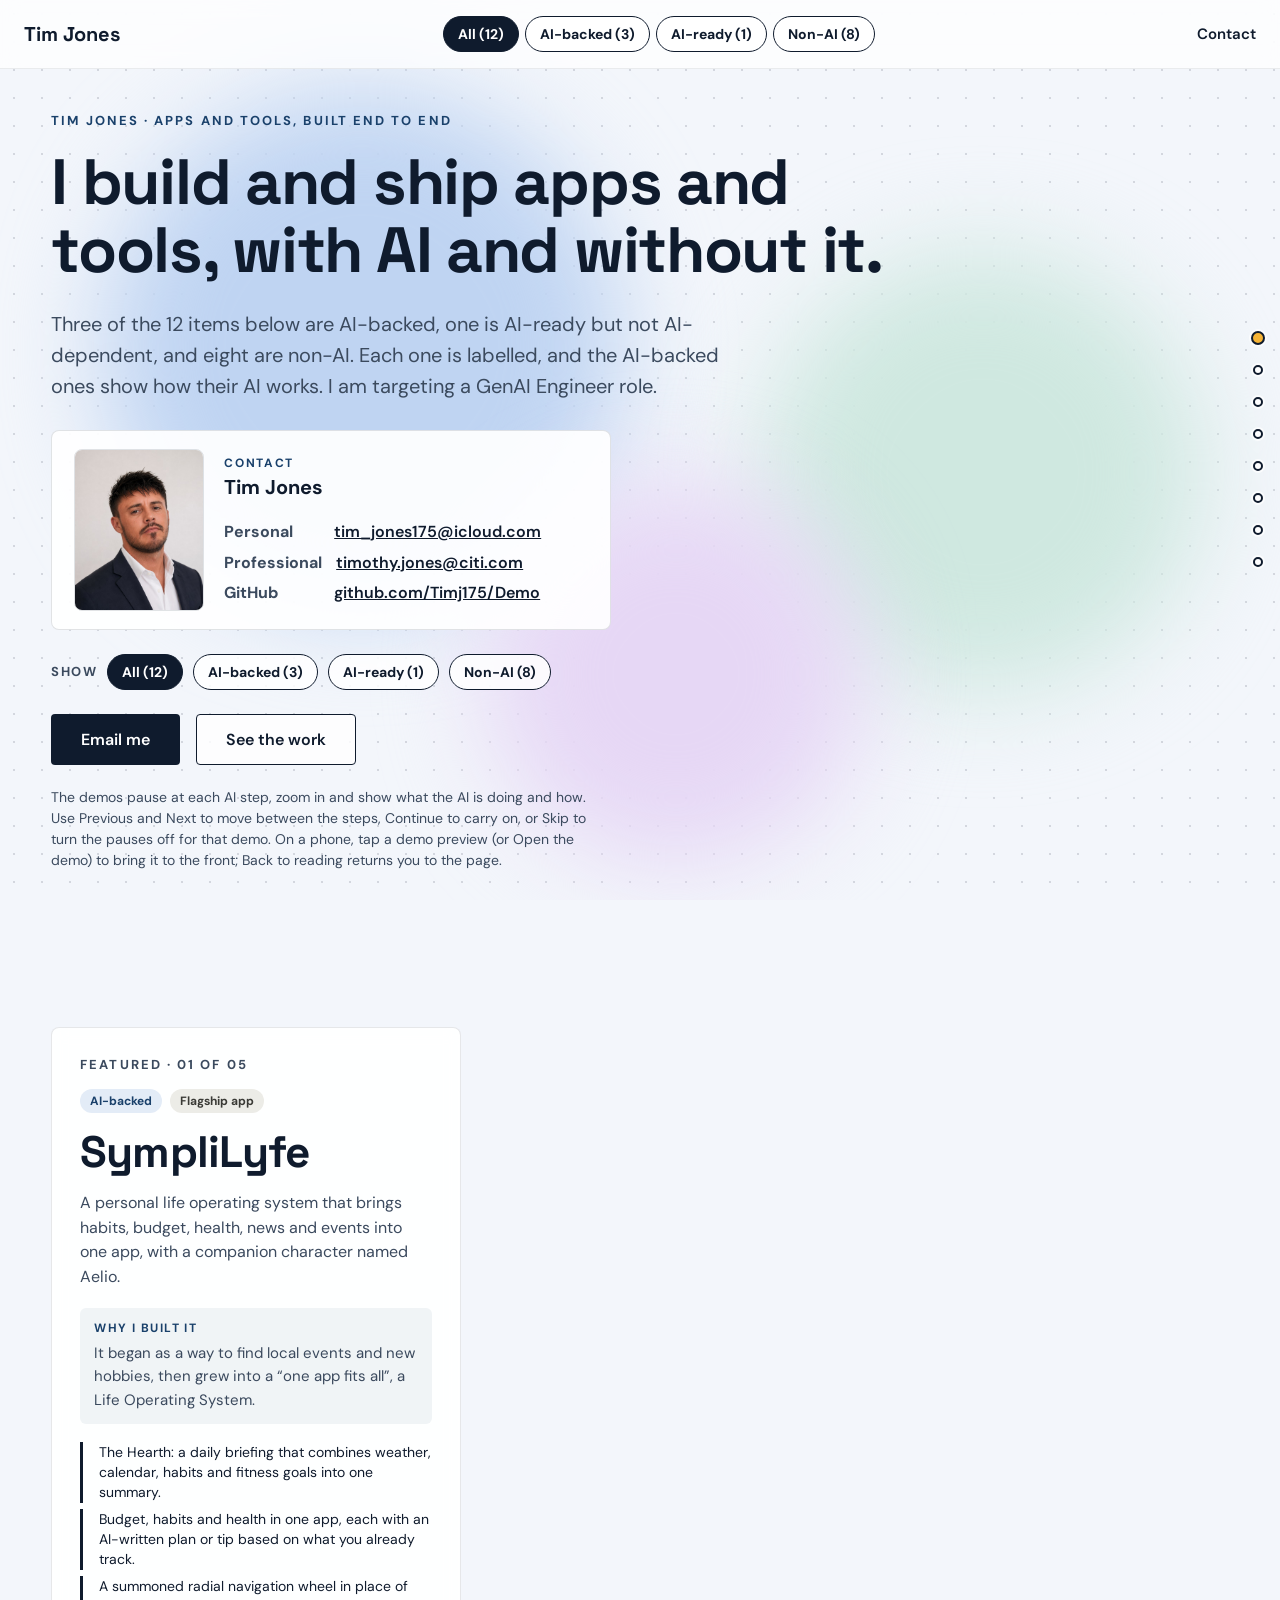
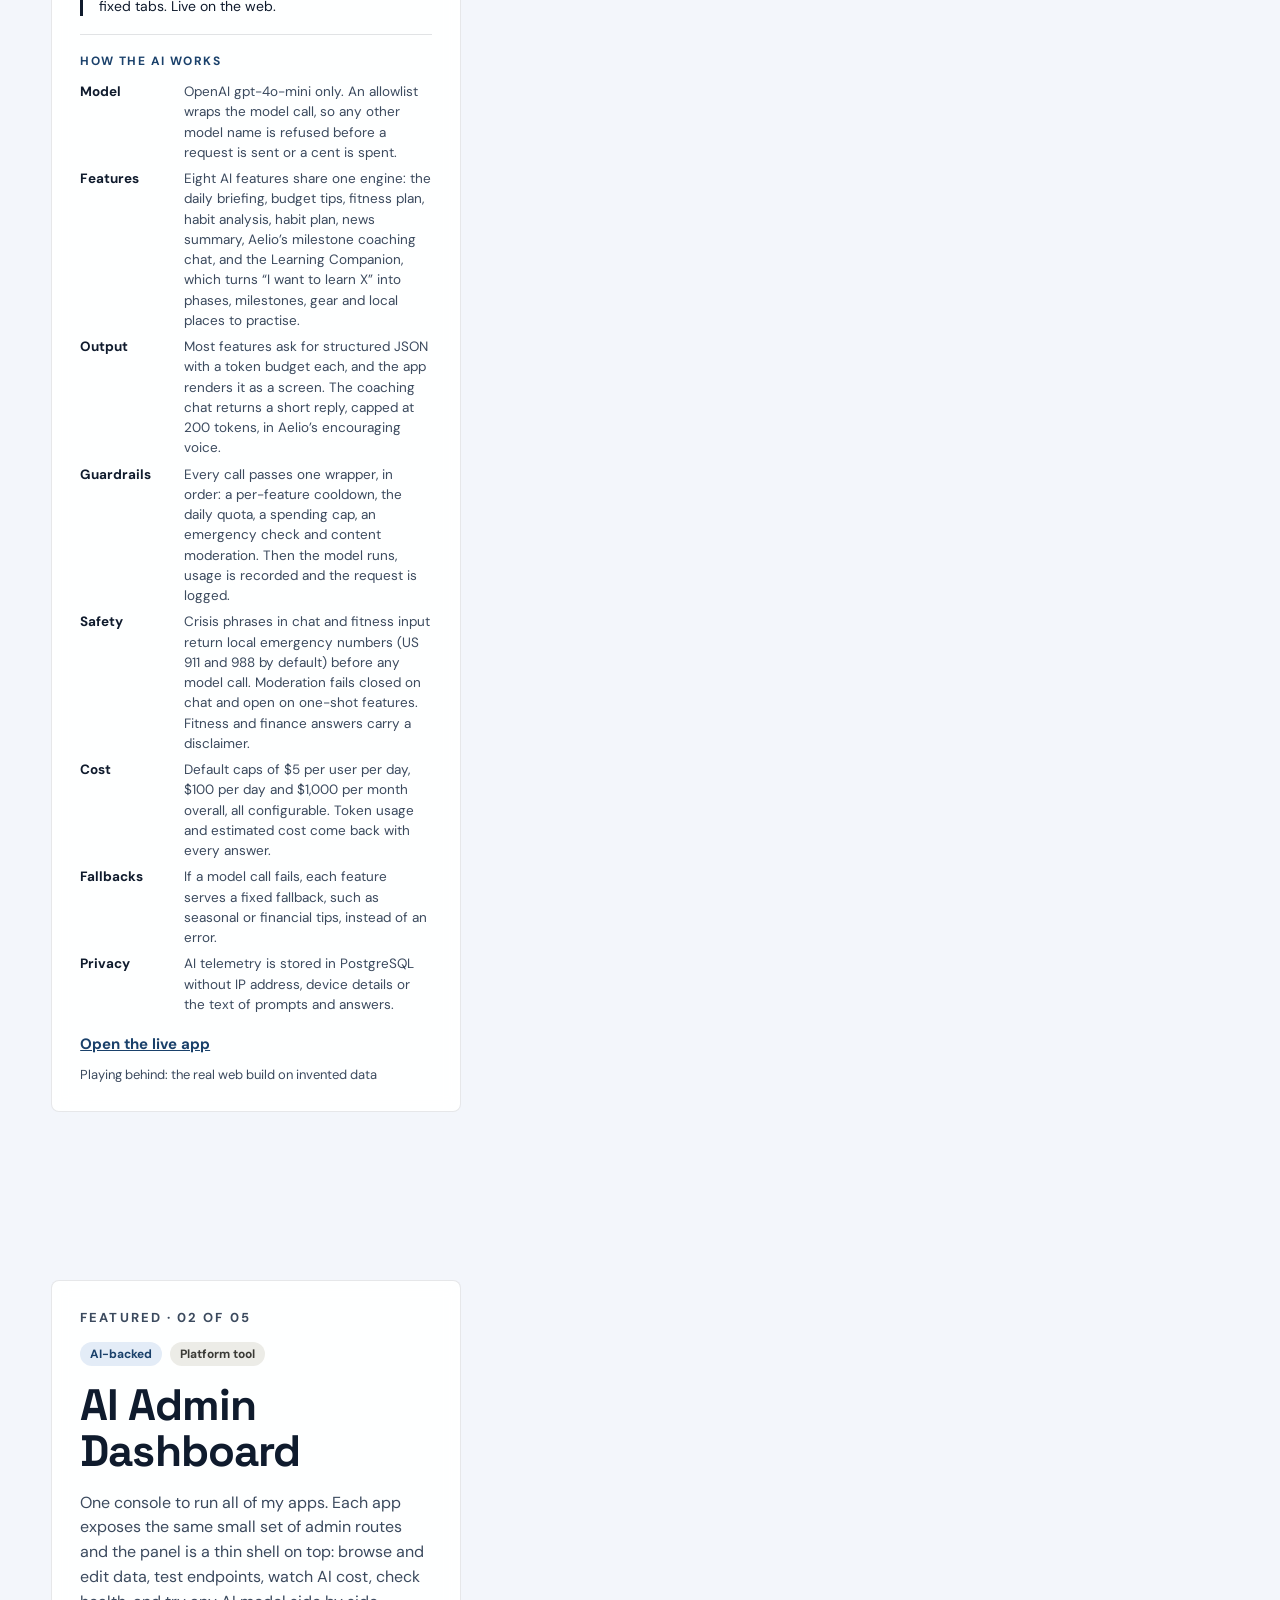
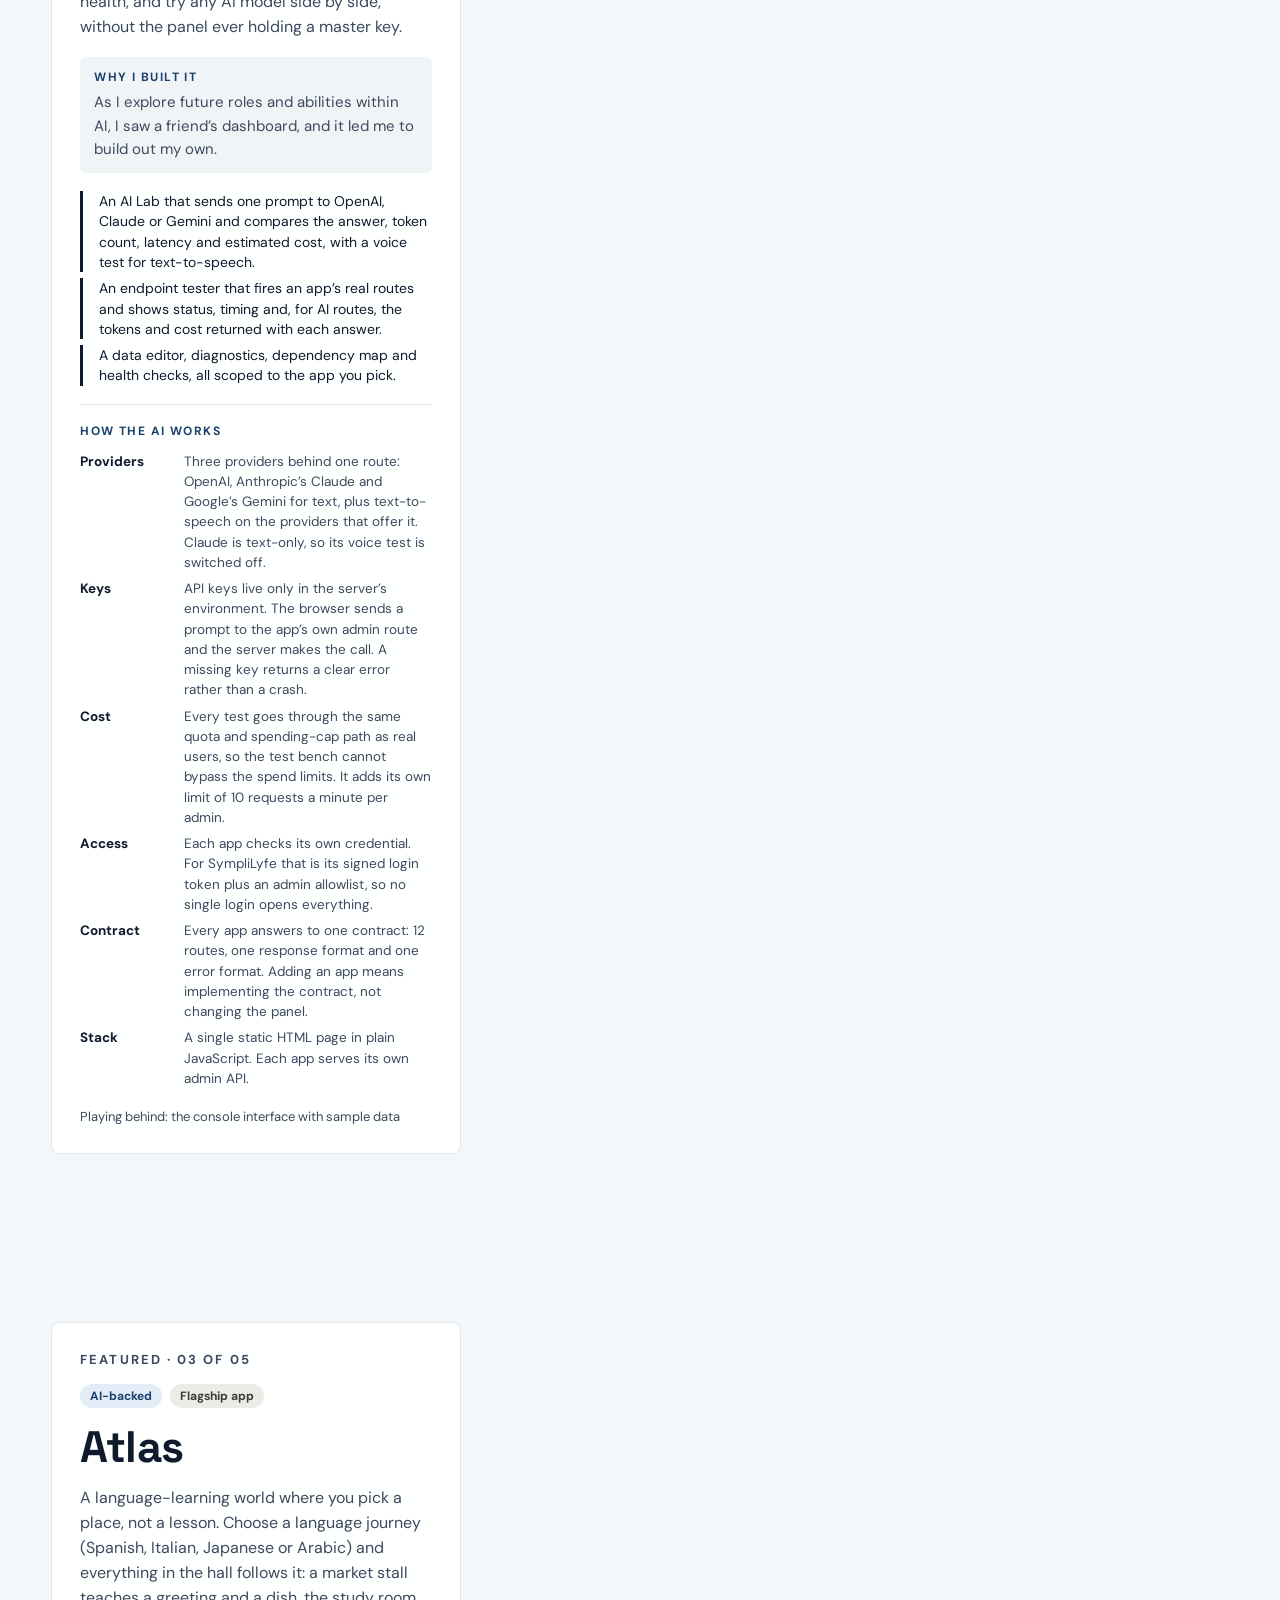
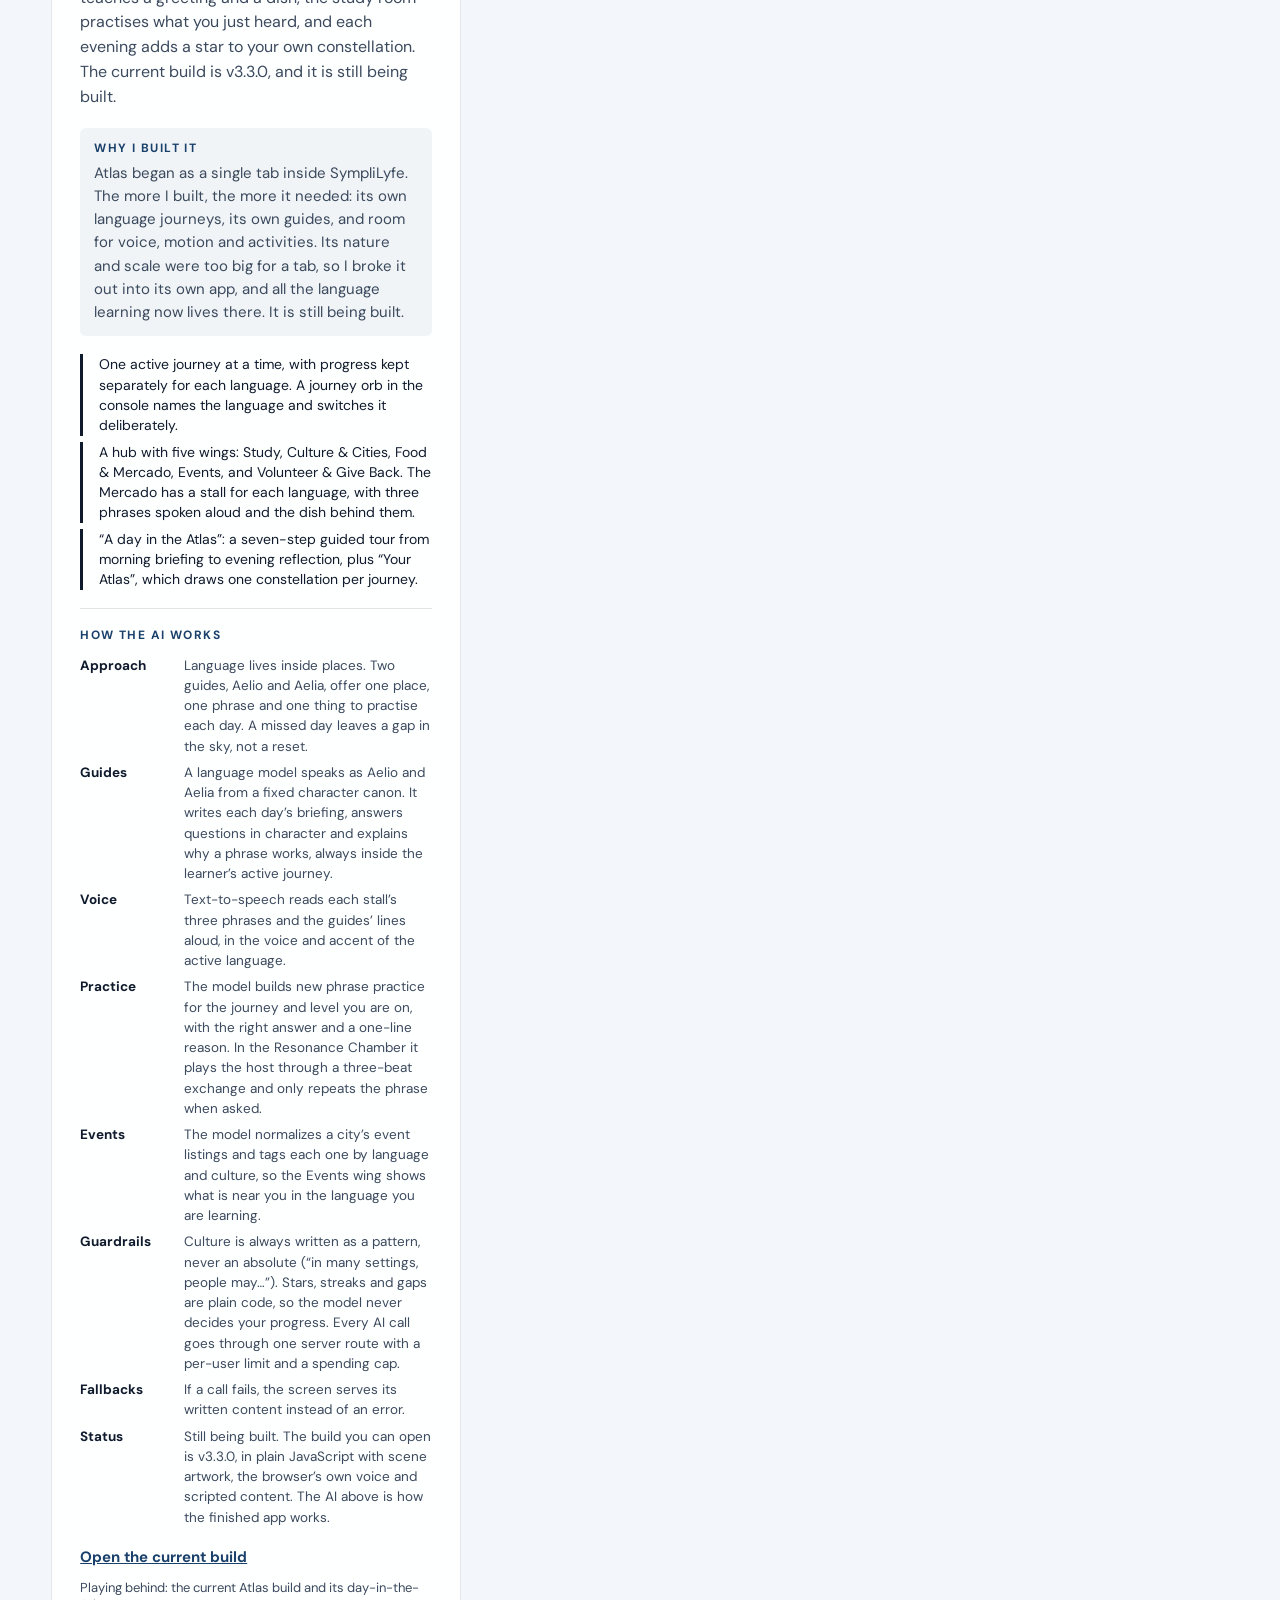
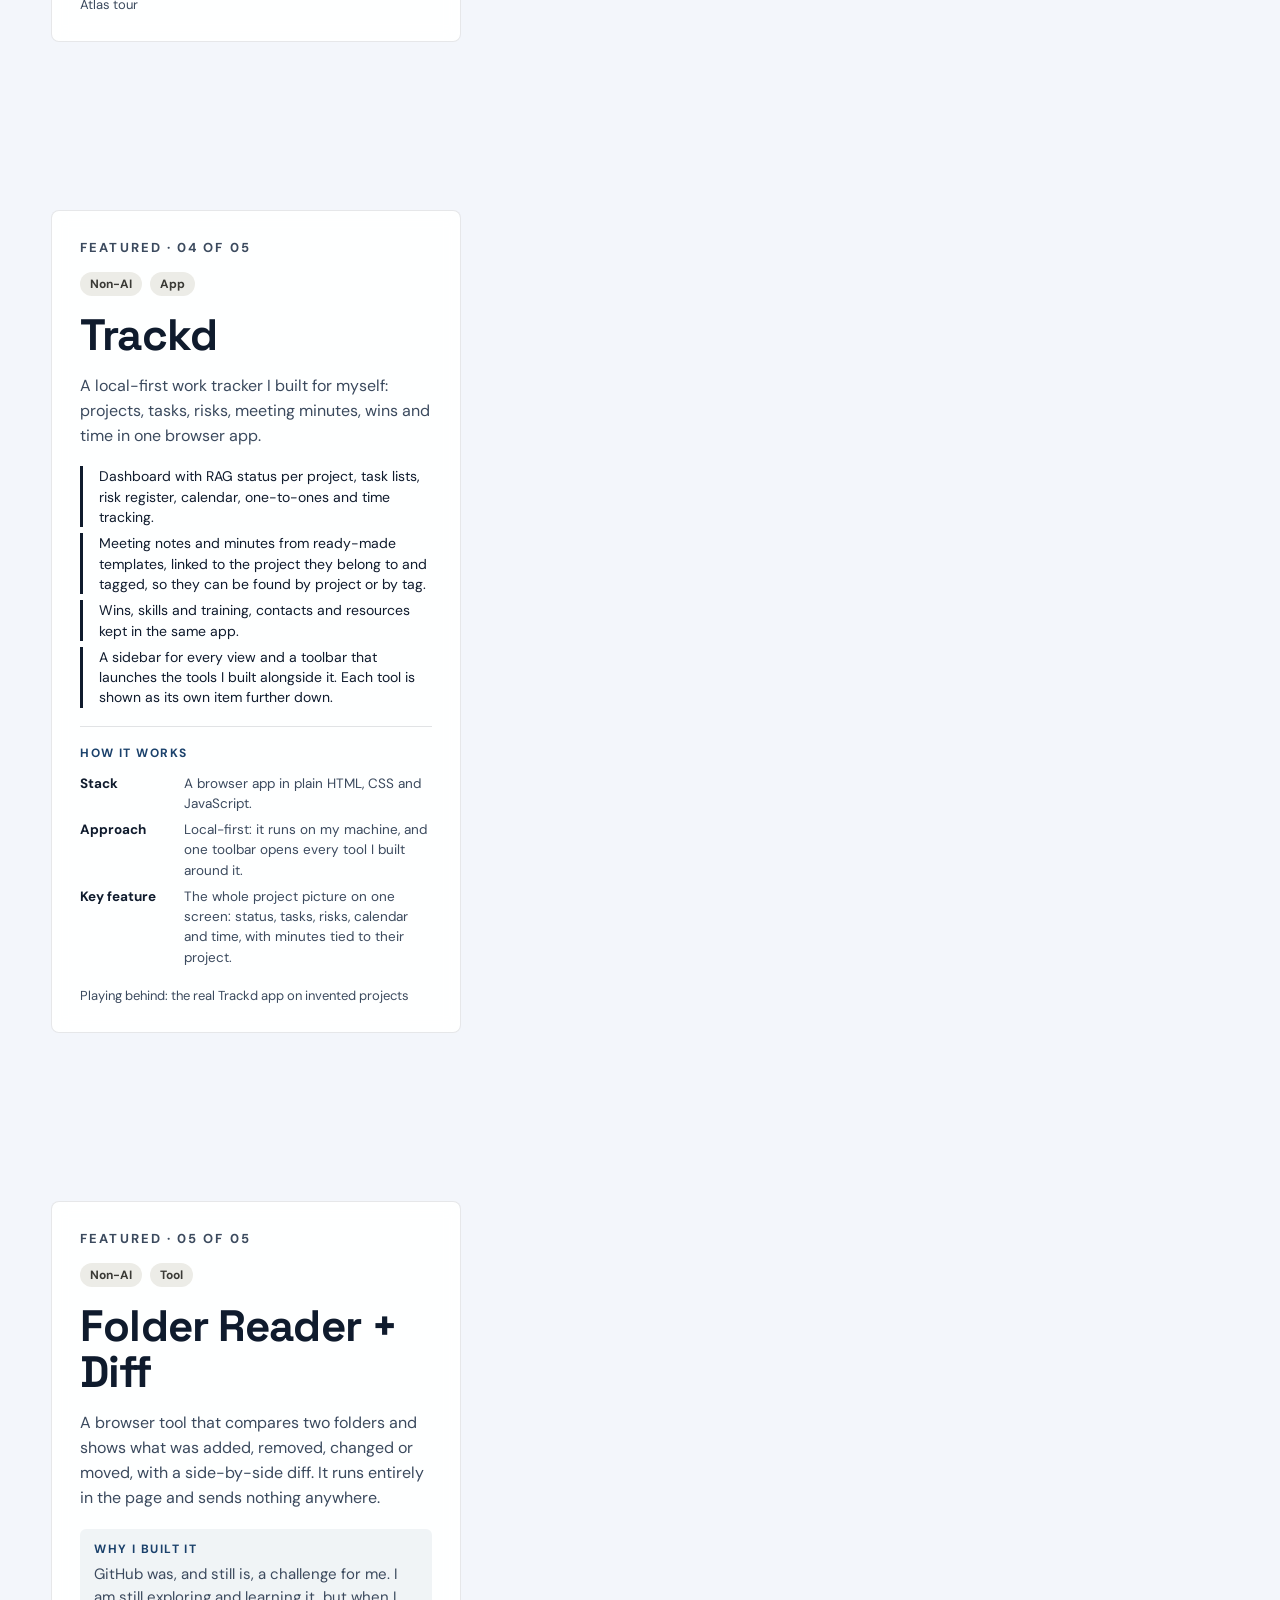
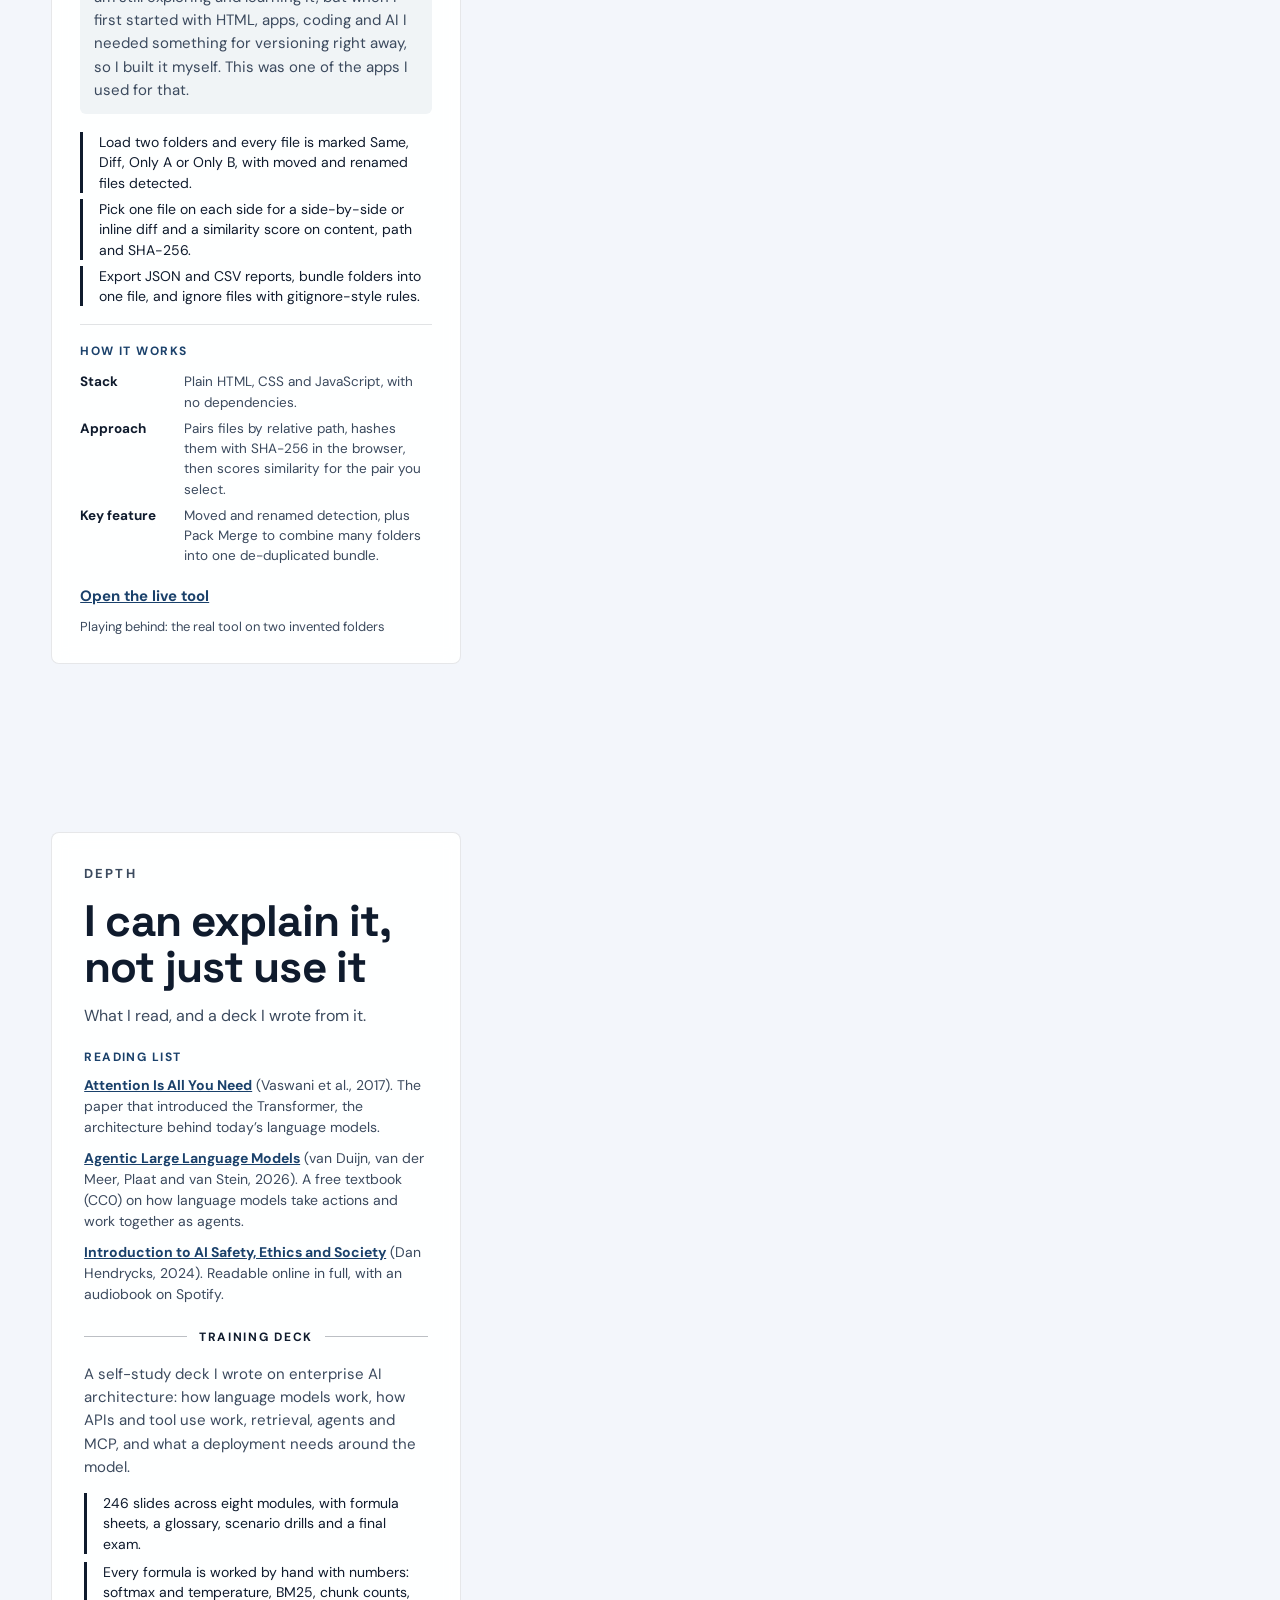
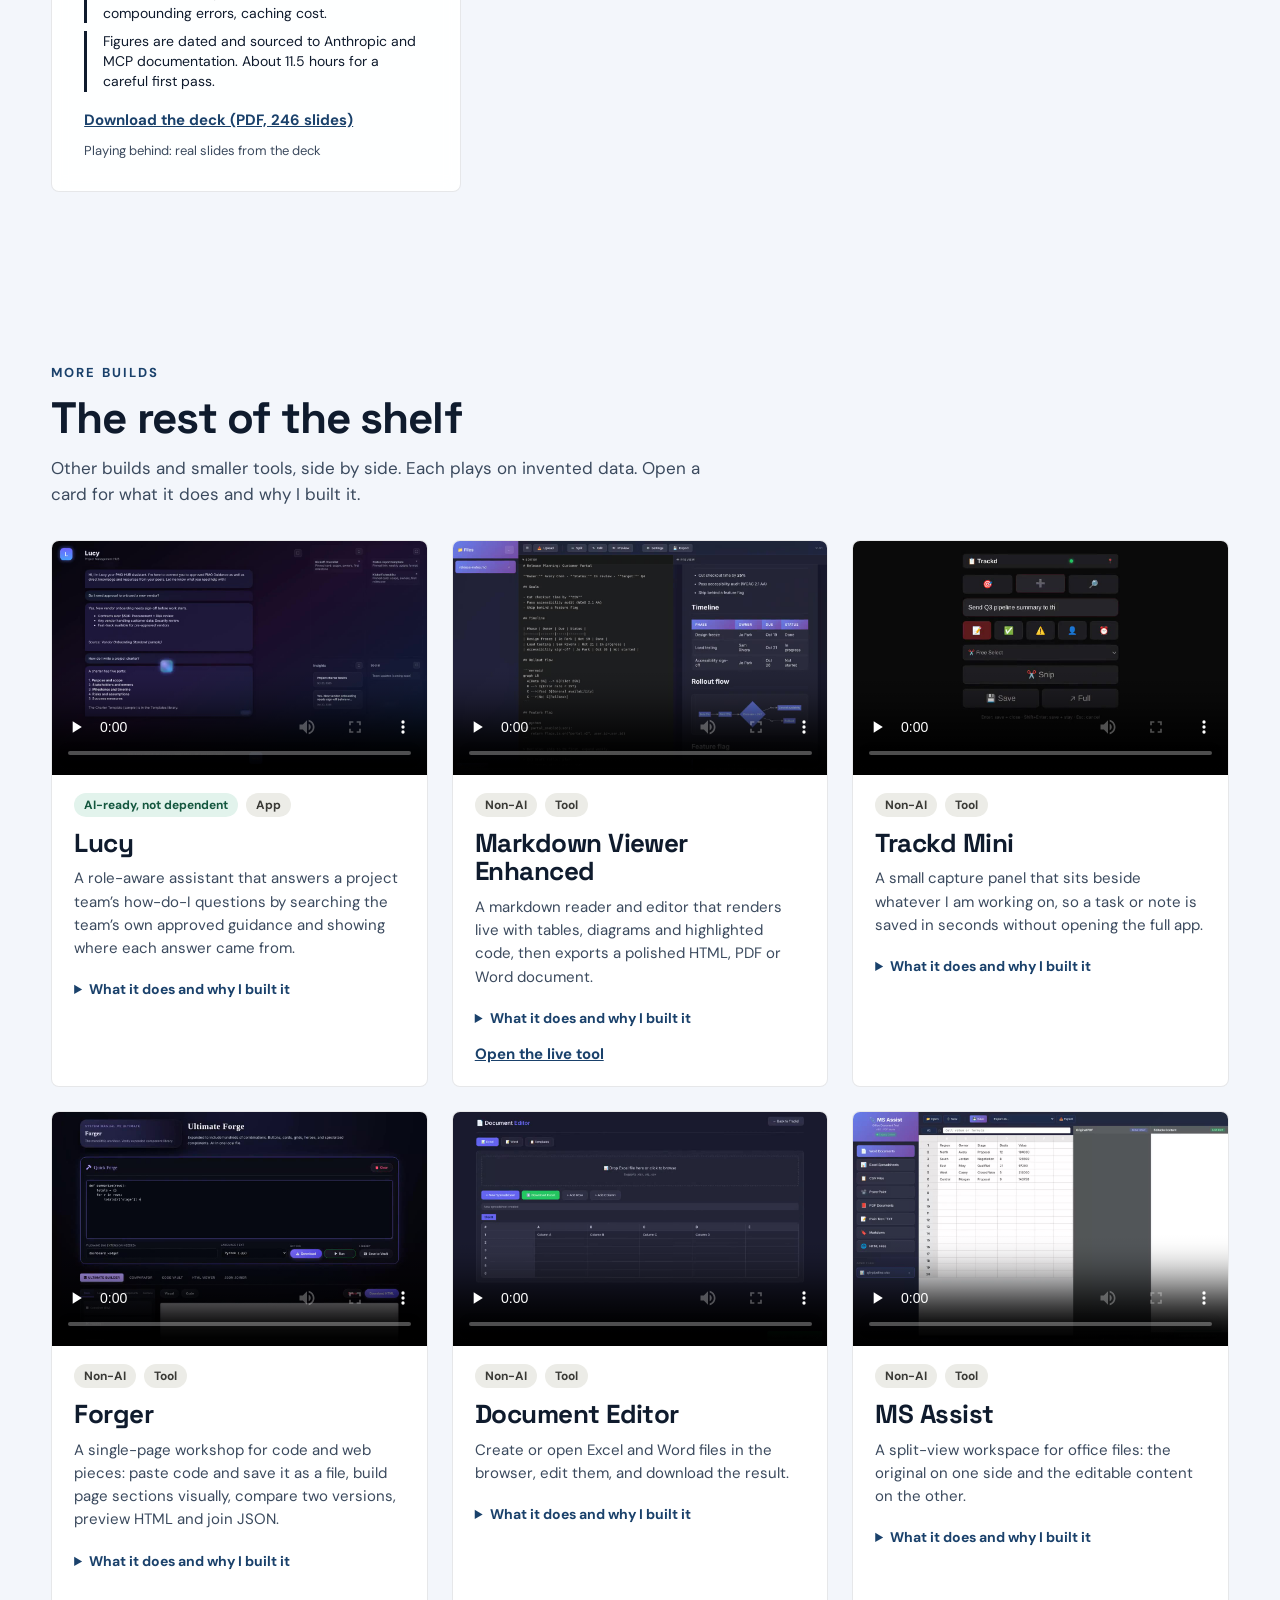
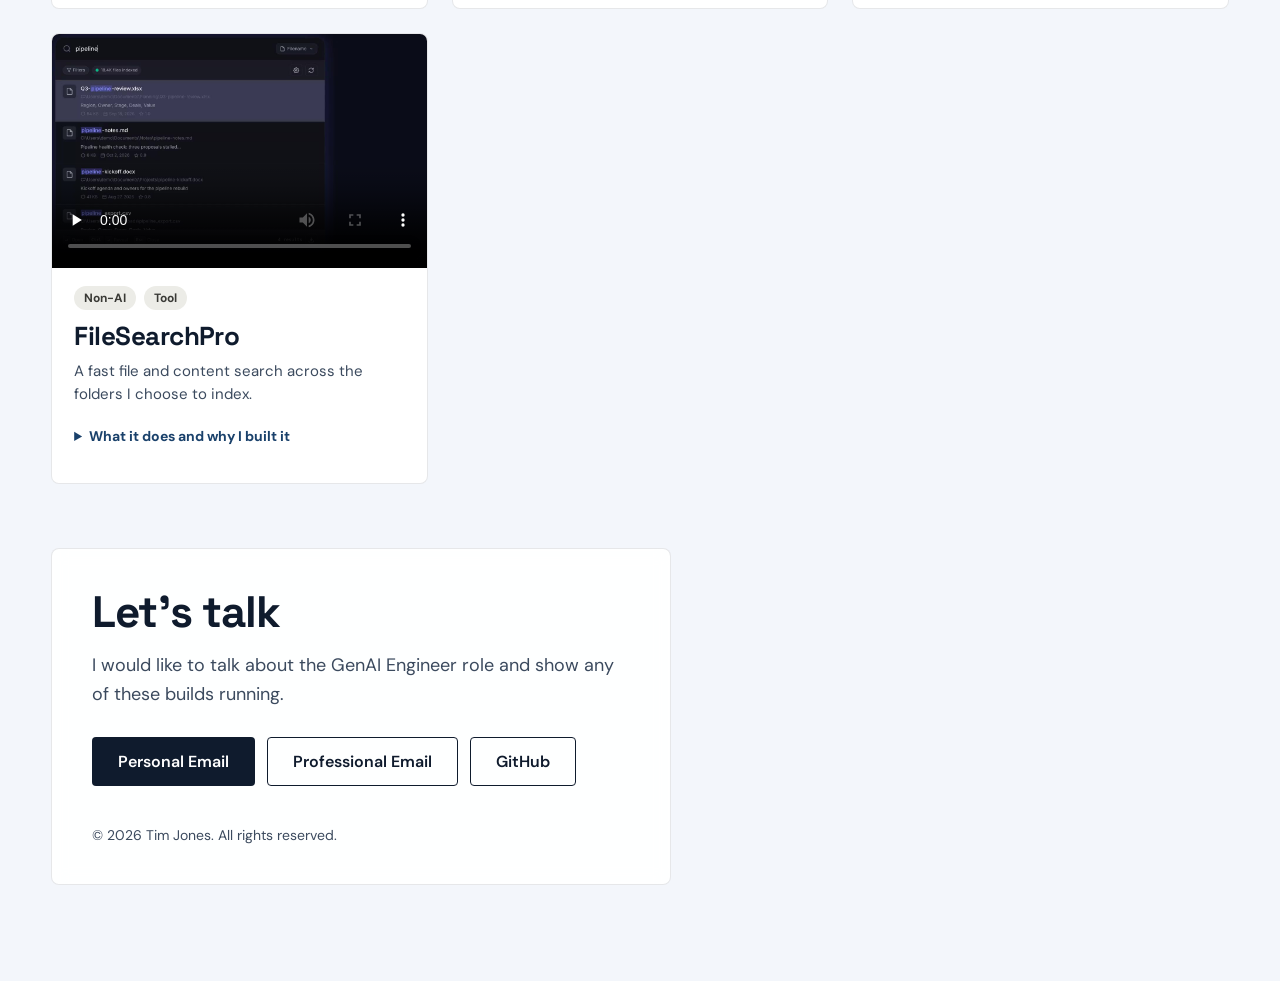
<file: index.html>
<!doctype html>
<html lang="en">
<head>
<meta charset="utf-8">
<meta name="viewport" content="width=device-width, initial-scale=1">
<title>Tim Jones | Apps, tools and AI systems</title>
<meta name="description" content="Portfolio of apps and tools built end to end, with and without AI.">

<link rel="preconnect" href="https://fonts.googleapis.com">
<link href="https://fonts.googleapis.com/css2?family=Space+Grotesk:wght@500;700&amp;family=DM+Sans:wght@400;500;700&amp;family=Fraunces:wght@600;800&amp;family=Cormorant+Garamond:wght@600;700&amp;family=Instrument+Sans:wght@400;600&amp;display=swap" rel="stylesheet">
<style>
body{margin:0;background:#F3F6FB}
html{scroll-behavior:smooth}
a{color:#1A416B}a:hover{color:#0F1B2D}
button{font-family:inherit}
.dots{display:flex}
@media (max-width:760px){.dots{display:none}}
@keyframes floatY{0%,100%{transform:translateY(0)}50%{transform:translateY(-18px)}}
@keyframes drift{0%{transform:translate(0,0) scale(1)}50%{transform:translate(50px,-40px) scale(1.1)}100%{transform:translate(0,0) scale(1)}}
@keyframes b1{0%{opacity:0;transform:translateY(16px)}5%,92%{opacity:1;transform:translateY(0)}100%{opacity:0}}
@keyframes b2{0%,16%{opacity:0;transform:translateY(16px)}22%,92%{opacity:1;transform:translateY(0)}100%{opacity:0}}
@keyframes b3{0%,38%{opacity:0;transform:translateY(16px)}44%,92%{opacity:1;transform:translateY(0)}100%{opacity:0}}
@keyframes b4{0%,58%{opacity:0;transform:translateY(16px)}64%,92%{opacity:1;transform:translateY(0)}100%{opacity:0}}
@keyframes blink{0%,100%{opacity:.25}50%{opacity:1}}
@keyframes ring{from{stroke-dashoffset:176}to{stroke-dashoffset:44}}
@keyframes grow{0%,100%{transform:scaleY(.25)}50%{transform:scaleY(1)}}
@keyframes flip{0%,40%{transform:rotateY(0deg)}50%,90%{transform:rotateY(180deg)}100%{transform:rotateY(360deg)}}
@keyframes tick{0%,20%{background:transparent}40%,85%{background:#5B3E96}100%{background:transparent}}
@keyframes spin{to{transform:rotate(360deg)}}
@keyframes pulsePin{0%{transform:scale(.5);opacity:.9}100%{transform:scale(3);opacity:0}}
@keyframes dash{from{stroke-dashoffset:320}to{stroke-dashoffset:0}}
@keyframes scan{0%{top:0}100%{top:100%}}
@keyframes rowAdd{0%,100%{background:transparent}30%,70%{background:#CDEBD4}}
@keyframes rowDel{0%,100%{background:transparent}30%,70%{background:#F6CFCF}}
@keyframes rowMod{0%,100%{background:transparent}30%,70%{background:#F9E3AE}}
@keyframes wave{0%,100%{transform:scaleY(.15)}50%{transform:scaleY(1)}}
@keyframes reveal{0%{clip-path:inset(0 100% 0 0)}35%,80%{clip-path:inset(0 0 0 0)}100%{clip-path:inset(0 0 0 100%)}}
@keyframes cue{0%{transform:scaleY(0);transform-origin:top}50%{transform:scaleY(1);transform-origin:top}51%{transform-origin:bottom}100%{transform:scaleY(0);transform-origin:bottom}}
/* Responsive layout. Wide: card on the left, demo fills the space to its right. Narrow: demo pinned above, card scrolls up over it. */
:root{--pw:clamp(320px,26vw,440px);--pad:clamp(16px,4vw,72px);--padR:max(var(--pad),48px);--card:clamp(400px,32vw,640px);--zh:clamp(220px,52vh,480px);--dw:min(calc(100vw - 2 * var(--pad)),640px,calc((var(--zh) - 72px) * 1.6));--zoneH:calc(var(--dw) * 0.625 + 72px)}
.zone{position:absolute;left:calc(var(--pad) + var(--card) + 40px);right:var(--padR);top:84px;bottom:28px;display:flex;align-items:center;justify-content:center}
.demo{width:min(100%,calc((100vh - 200px) * 1.6));transition:transform .8s cubic-bezier(.22,.8,.26,1)}
.zone{clip-path:inset(-80px);transition:clip-path .8s cubic-bezier(.22,.8,.26,1)}
.demo.phone{width:min(100%,340px,calc((100vh - 200px) * 0.478))}
.fan{position:relative;aspect-ratio:600 / 520;width:min(100%,720px,calc((100vh - 190px) * 1.15))}
.fan>div{position:absolute;width:63%;background:#FFFFFF;border-radius:10px;padding:1%;box-sizing:border-box;box-shadow:0 12px 34px rgba(15,27,45,0.18)}
.fan img{display:block;width:100%;height:auto;border-radius:6px}
.card{width:var(--card);max-width:100%}
.chap{padding:84px var(--pad)}
@media (max-width:1000px){
:root{--card:min(640px,100%)}
.zone{left:var(--pad);right:var(--padR);top:80px;bottom:auto;height:var(--zoneH);align-items:flex-start}
.demo{width:var(--dw)}
.demo.phone{width:calc((var(--zoneH) - 60px) * 0.478)}
.fan{width:calc((var(--zoneH) - 8px) * 1.15);max-width:100%}
.chap{padding-top:calc(80px + var(--zoneH) + 16px);align-items:flex-start}
}
@media (max-width:760px){:root{--padR:var(--pad)}}
@media (max-width:760px){.filterbar{display:none !important}}
@media (prefers-reduced-motion: reduce){*{animation:none !important;transition:none !important}html{scroll-behavior:auto}}

/* v23: hero with photo, side-by-side builds, AI pause panel */
.herogrid{display:grid;gap:56px;align-items:center;width:100%;max-width:1240px}
@media (max-width:900px){.herogrid{grid-template-columns:minmax(0,1fr) !important;gap:32px}}
.cgrid{display:grid;grid-template-columns:repeat(auto-fill,minmax(min(100%,340px),1fr));gap:24px}
.crow{display:flex;flex-wrap:wrap;column-gap:14px;row-gap:2px;align-items:baseline}.crow span{flex:0 0 96px;font-weight:700;color:#3B4A5E}.crow a{flex:1 1 220px;min-width:0;font-weight:600;color:#0F1B2D;overflow-wrap:break-word}
/* v1.6.2: portrait inside the contact card */
.contact{display:grid;grid-template-columns:128px minmax(0,1fr);grid-template-areas:"photo head" "photo rows";column-gap:22px;row-gap:10px;align-items:center}
.cphoto{grid-area:photo;margin:0}
.cphoto img{display:block;width:100%;height:auto;aspect-ratio:4/5;object-fit:cover;object-position:50% 22%;border-radius:8px;border:1px solid rgba(15,27,45,0.12)}
.chead{grid-area:head}
.crows{grid-area:rows;display:flex;flex-direction:column;gap:8px;font-size:16px;line-height:1.4}
@media (max-width:560px){.contact{grid-template-columns:84px minmax(0,1fr);grid-template-areas:"photo head" "rows rows";column-gap:16px;row-gap:14px}}
.gcard summary{cursor:pointer;font-size:14px;font-weight:700;color:#1A416B;padding:10px 0 4px 0}
.gcard summary:focus-visible,.ai-btn:focus-visible,.herolink:focus-visible{outline:3px solid #F5B335;outline-offset:2px}
.aipanel{position:fixed;z-index:7;top:calc(84px + (100vh - 112px) / 2);transform:translateY(-50%);right:var(--padR);left:auto;width:var(--pw);max-width:calc(100vw - 2 * var(--pad));box-sizing:border-box;background:#FFFFFF;color:#0F1B2D;border:1px solid rgba(15,27,45,0.18);border-top:4px solid #F5B335;border-radius:8px;box-shadow:0 18px 50px rgba(15,27,45,0.35);padding:16px 20px 16px 20px;max-height:calc(100vh - 112px);display:flex;flex-direction:column;overflow:hidden;animation:aiIn .35s ease}
@keyframes aiIn{from{opacity:0}to{opacity:1}}
.ai-body{flex:1 1 auto;min-height:0;overflow:auto}
@media (min-width:1001px) and (max-width:1239px){.aipanel{top:auto;bottom:14px;transform:none;left:calc(var(--pad) + var(--card) + 40px);right:var(--padR);width:auto;max-height:max(230px,calc(100vh - 84px - 260px))}}
@media (max-width:1000px){.aipanel{top:auto;bottom:12px;transform:none;left:var(--pad);right:var(--pad);width:auto;max-width:none;max-height:max(190px,calc(100vh - 80px - var(--zoneH) - 28px))}}
.ai-flow{display:flex;flex-wrap:wrap;align-items:center;gap:8px 20px;margin:0 0 14px 0}
.ai-chip{position:relative;font-size:12px;font-weight:700;line-height:1.15;padding:6px 8px;border-radius:5px}
.ai-chip:not(:last-child)::after{content:"\2192";position:absolute;right:-15px;top:50%;transform:translateY(-50%);font-size:13px;font-weight:400;color:#3B4A5E}
.ai-btn{font:inherit;font-size:15px;font-weight:700;cursor:pointer;padding:10px 18px;border-radius:4px;border:1.5px solid #0F1B2D}
.ai-btn.go{background:#0F1B2D;color:#FFFFFF}
.ai-btn.skip{background:#FFFFFF;color:#0F1B2D}
/* v26: step buttons in the AI panel, and a tap-to-open demo mode for phones and tablets */
.ai-steps{display:flex;flex-wrap:wrap;gap:6px;margin:0 0 12px 0}
.ai-step{font:inherit;font-size:14px;font-weight:700;min-width:38px;height:38px;padding:0 10px;border-radius:999px;border:1.5px solid #0F1B2D;background:#FFFFFF;color:#0F1B2D;cursor:pointer;box-sizing:border-box}
.ai-step[aria-current="true"]{background:#0F1B2D;color:#FFFFFF}
.ai-foot{flex:0 0 auto;display:flex;flex-wrap:wrap;gap:10px;margin-top:12px;padding-top:12px;border-top:1px solid rgba(15,27,45,0.12)}
.ai-nav{display:flex;gap:10px;flex:1 1 100%}
.ai-nav .ai-btn{flex:1 1 0}
.ai-btn.nav{background:#EEF2F8;color:#0F1B2D;white-space:nowrap}
.ai-act{display:flex;flex-wrap:wrap;gap:10px;flex:1 1 100%}
.ai-act .ai-btn{flex:1 1 auto}
.ai-btn[aria-disabled="true"]{opacity:.4;cursor:default}
.ai-step:focus-visible,.demoopen:focus-visible,.demoback:focus-visible,.demoplay:focus-visible{outline:3px solid #F5B335;outline-offset:2px}
.demotap,.demoopen,.demotop,.demobar,.demoshield{display:none}
@media (max-width:1000px){
:root{--topH:52px;--barH:62px}
.demo{position:relative}
.aipanel{padding:14px 16px}
.aipanel .ai-btn{font-size:14px;padding:10px 12px}
.demotap{display:block;position:absolute;z-index:2;right:8px;top:8px;background:rgba(15,27,45,0.9);color:#FFFFFF;font-size:12px;font-weight:700;line-height:1;padding:8px 11px;border-radius:999px;white-space:nowrap;pointer-events:none;box-shadow:0 4px 14px rgba(0,0,0,0.35)}
.demoopen{display:inline-block;font:inherit;font-size:14px;font-weight:700;cursor:pointer;padding:10px 16px;border-radius:4px;border:1.5px solid #0F1B2D;background:#F5B335;color:#0F1B2D}
html.demo-open,html.demo-open body{overflow:hidden;overscroll-behavior:none}
html.demo-open .content,html.demo-open .topbar,html.demo-open .dots{visibility:hidden}
html.demo-open .demotap{display:none}
html.demo-open .demoshield{display:block;position:fixed;top:0;left:0;right:0;bottom:0;z-index:6;touch-action:none}
html.demo-open .zone{top:var(--topH);bottom:var(--barH);height:auto;left:10px;right:10px;align-items:center;justify-content:center}
html.demo-open .demo{width:min(100%,calc((100vh - var(--topH) - var(--barH) - 72px) * 1.6));width:min(100%,calc((100dvh - var(--topH) - var(--barH) - 72px) * 1.6))}
html.demo-open .demo.phone{width:min(100%,420px,calc((100vh - var(--topH) - var(--barH) - 64px) * 0.478));width:min(100%,420px,calc((100dvh - var(--topH) - var(--barH) - 64px) * 0.478))}
html.demo-open .demotop{display:flex;position:fixed;top:0;left:0;right:0;height:var(--topH);z-index:8;align-items:center;justify-content:space-between;gap:12px;padding:0 12px;box-sizing:border-box;background:rgba(15,27,45,0.94);color:#FFFFFF}
html.demo-open .demoback{font:inherit;font-size:15px;font-weight:700;cursor:pointer;height:40px;padding:0 16px;border-radius:999px;border:0;background:#F5B335;color:#0F1B2D;white-space:nowrap}
html.demo-open .demoname{font-size:14px;font-weight:700;min-width:0;overflow:hidden;text-overflow:ellipsis;white-space:nowrap}
html.demo-open .demobar{display:flex;position:fixed;left:0;right:0;bottom:0;min-height:var(--barH);z-index:8;align-items:center;gap:12px;padding:8px 12px calc(8px + env(safe-area-inset-bottom)) 12px;box-sizing:border-box;background:rgba(15,27,45,0.94);color:#FFFFFF;flex-wrap:wrap}
html.demo-open .demoplay{font:inherit;font-size:15px;font-weight:700;cursor:pointer;height:42px;min-width:84px;padding:0 16px;border-radius:999px;border:1.5px solid #FFFFFF;background:transparent;color:#FFFFFF}
html.demo-open .demosteps{display:flex;flex-wrap:wrap;align-items:center;gap:6px;margin-left:auto}
html.demo-open .demolabel{font-size:12px;font-weight:700;letter-spacing:0.1em;text-transform:uppercase;margin-right:4px}
html.demo-open .aipanel{bottom:max(12px,env(safe-area-inset-bottom));max-height:min(56vh,500px);overscroll-behavior:contain}
.ai-body{overscroll-behavior:contain}
}
@media (max-width:1000px) and (max-height:520px) and (orientation:landscape){
html.demo-open .aipanel{top:var(--topH);bottom:8px;left:auto;right:10px;width:min(48vw,430px);max-height:none;height:auto}
html.demo-open .aipanel .ai-btn{padding:8px 12px;font-size:14px}
html.demo-open .ai-step{min-width:34px;height:34px}
}
</style>

</head>
<body>
<div id="app" style="font-family: 'DM Sans', system-ui, sans-serif; color: #0F1B2D; width: 100%; position: relative">
<div style="font-family: &quot;DM Sans&quot;, system-ui, sans-serif; color: rgb(15, 27, 45); width: 100%; position: relative;"><div id="layers" aria-hidden="true" style="position: fixed; inset: 0px; z-index: 0; pointer-events: none; overflow: hidden;"><div data-layer="0" style="position: absolute; inset: 0px; overflow: hidden; transition: opacity 0.9s; opacity: 1; background: radial-gradient(rgba(15, 27, 45, 0.14) 1px, transparent 1px) 0% 0% / 28px 28px rgb(243, 246, 251);"><div style="position: absolute; width: 520px; height: 520px; left: 8%; top: 10%; border-radius: 50%; background: rgb(191, 212, 242); filter: blur(50px); animation: 18s ease-in-out 0s infinite normal none running drift;"></div><div style="position: absolute; width: 440px; height: 440px; right: 6%; top: 28%; border-radius: 50%; background: rgb(207, 232, 224); filter: blur(50px); animation: 23s ease-in-out 0s infinite reverse none running drift;"></div><div style="position: absolute; width: 380px; height: 380px; left: 38%; bottom: 4%; border-radius: 50%; background: rgb(230, 215, 245); filter: blur(50px); animation: 27s ease-in-out 0s infinite normal none running drift;"></div></div><div data-layer="13" style="position: absolute; inset: 0px; overflow: hidden; transition: opacity 0.9s; opacity: 0; background: radial-gradient(rgba(15, 27, 45, 0.14) 1px, transparent 1px) 0% 0% / 28px 28px rgb(243, 246, 251);"><div style="position: absolute; width: 520px; height: 520px; left: 8%; top: 10%; border-radius: 50%; background: rgb(242, 217, 191); filter: blur(50px); animation: 18s ease-in-out 0s infinite normal none running drift;"></div><div style="position: absolute; width: 440px; height: 440px; right: 6%; top: 28%; border-radius: 50%; background: rgb(191, 212, 242); filter: blur(50px); animation: 23s ease-in-out 0s infinite reverse none running drift;"></div><div style="position: absolute; width: 380px; height: 380px; left: 38%; bottom: 4%; border-radius: 50%; background: rgb(215, 232, 207); filter: blur(50px); animation: 27s ease-in-out 0s infinite normal none running drift;"></div></div><div data-layer="2" style="position: absolute; inset: 0px; overflow: hidden; transition: opacity 0.9s; opacity: 0; background: rgb(11, 13, 26);"><div class="zone"><div class="demo phone"><span class="demotap" aria-hidden="true">Tap to open</span><div style="border: 8px solid rgb(10, 11, 16); border-radius: 38px; overflow: hidden; box-shadow: rgba(0, 0, 0, 0.5) 0px 18px 50px; background: rgb(0, 0, 0);"><div style="position: relative; line-height: 0;"><video data-v="2" src="assets/demo_sl.mp4" poster="assets/poster_sl.jpg" loop="" playsinline="" preload="metadata" style="display: block; width: 100%; aspect-ratio: 430 / 900; object-fit: cover; background: rgb(0, 0, 0);"></video><div data-hl="2" aria-hidden="true" style="display: none;"></div></div></div><div style="margin-top: 12px; font-size: 12px; color: rgba(255, 255, 255, 0.78); font-family: &quot;DM Sans&quot;, system-ui, sans-serif;">The real SympliLyfe web build, running on invented data.</div></div></div></div><div data-layer="3" style="position: absolute; inset: 0px; overflow: hidden; transition: opacity 0.9s; opacity: 0; background: rgb(23, 16, 48);"><div class="zone"><div class="demo"><span class="demotap" aria-hidden="true">Tap to open</span><div style="background: rgb(27, 29, 36); border-radius: 12px; overflow: hidden; border: 1px solid rgba(255, 255, 255, 0.14); box-shadow: rgba(0, 0, 0, 0.45) 0px 18px 50px;"><div style="height: 28px; display: flex; align-items: center; gap: 6px; padding: 0px 12px; background: rgb(42, 45, 54); font-family: &quot;DM Sans&quot;, system-ui, sans-serif;"><span style="width: 10px; height: 10px; border-radius: 50%; background: rgb(255, 95, 87);"></span><span style="width: 10px; height: 10px; border-radius: 50%; background: rgb(254, 188, 46);"></span><span style="width: 10px; height: 10px; border-radius: 50%; background: rgb(40, 200, 64);"></span><span style="margin-left: 10px; font-size: 12px; color: rgb(167, 176, 192);">The Atlas · v3.3.0, still being built</span></div><div style="position: relative; line-height: 0;"><video data-v="3" src="assets/demo_atlas.mp4" poster="assets/poster_atlas.jpg" loop="" playsinline="" preload="metadata" style="display: block; width: 100%; aspect-ratio: 16 / 10; object-fit: cover; background: rgb(0, 0, 0);"></video><div data-hl="3" aria-hidden="true" style="display: none;"></div></div></div><div style="margin-top: 10px; font-size: 12px; color: rgba(255, 255, 255, 0.78); font-family: &quot;DM Sans&quot;, system-ui, sans-serif;">The current build (v3.3.0), running as built, with its Spanish journey and day-in-the-Atlas tour.</div></div></div></div><div data-layer="4" style="position: absolute; inset: 0px; overflow: hidden; transition: opacity 0.9s; opacity: 0; background: rgb(20, 22, 28);"><div class="zone"><div class="demo"><span class="demotap" aria-hidden="true">Tap to open</span><div style="background: rgb(27, 29, 36); border-radius: 12px; overflow: hidden; border: 1px solid rgba(255, 255, 255, 0.14); box-shadow: rgba(0, 0, 0, 0.45) 0px 18px 50px;"><div style="height: 28px; display: flex; align-items: center; gap: 6px; padding: 0px 12px; background: rgb(42, 45, 54); font-family: &quot;DM Sans&quot;, system-ui, sans-serif;"><span style="width: 10px; height: 10px; border-radius: 50%; background: rgb(255, 95, 87);"></span><span style="width: 10px; height: 10px; border-radius: 50%; background: rgb(254, 188, 46);"></span><span style="width: 10px; height: 10px; border-radius: 50%; background: rgb(40, 200, 64);"></span><span style="margin-left: 10px; font-size: 12px; color: rgb(167, 176, 192);">Trackd</span></div><video data-v="4" src="assets/demo_trackd.mp4" poster="assets/poster_trackd.jpg" loop="" playsinline="" preload="metadata" style="display: block; width: 100%; aspect-ratio: 16 / 10; object-fit: cover; background: rgb(0, 0, 0);"></video></div><div style="margin-top: 10px; font-size: 12px; color: rgba(255, 255, 255, 0.78); font-family: &quot;DM Sans&quot;, system-ui, sans-serif;">The real Trackd app. Projects and tasks shown are invented.</div></div></div></div><div data-layer="5" style="position: absolute; inset: 0px; overflow: hidden; transition: opacity 0.9s; opacity: 0; background: rgb(14, 20, 36);"><div class="zone"><div class="demo"><span class="demotap" aria-hidden="true">Tap to open</span><div style="background: rgb(27, 29, 36); border-radius: 12px; overflow: hidden; border: 1px solid rgba(255, 255, 255, 0.14); box-shadow: rgba(0, 0, 0, 0.45) 0px 18px 50px;"><div style="height: 28px; display: flex; align-items: center; gap: 6px; padding: 0px 12px; background: rgb(42, 45, 54); font-family: &quot;DM Sans&quot;, system-ui, sans-serif;"><span style="width: 10px; height: 10px; border-radius: 50%; background: rgb(255, 95, 87);"></span><span style="width: 10px; height: 10px; border-radius: 50%; background: rgb(254, 188, 46);"></span><span style="width: 10px; height: 10px; border-radius: 50%; background: rgb(40, 200, 64);"></span><span style="margin-left: 10px; font-size: 12px; color: rgb(167, 176, 192);">Folder Reader + Diff</span></div><video data-v="5" src="assets/demo_folder.mp4" poster="assets/poster_folder.jpg" loop="" playsinline="" preload="metadata" style="display: block; width: 100%; aspect-ratio: 16 / 10; object-fit: cover; background: rgb(0, 0, 0);"></video></div><div style="margin-top: 10px; font-size: 12px; color: rgba(255, 255, 255, 0.78); font-family: &quot;DM Sans&quot;, system-ui, sans-serif;">The real tool comparing two invented folders.</div></div></div></div><div data-layer="14" style="position: absolute; inset: 0px; overflow: hidden; transition: opacity 0.9s; opacity: 0; background: rgb(20, 26, 38);"><div class="zone"><div class="demo"><span class="demotap" aria-hidden="true">Tap to open</span><div style="background: rgb(27, 29, 36); border-radius: 12px; overflow: hidden; border: 1px solid rgba(255, 255, 255, 0.14); box-shadow: rgba(0, 0, 0, 0.45) 0px 18px 50px;"><div style="height: 28px; display: flex; align-items: center; gap: 6px; padding: 0px 12px; background: rgb(42, 45, 54); font-family: &quot;DM Sans&quot;, system-ui, sans-serif;"><span style="width: 10px; height: 10px; border-radius: 50%; background: rgb(255, 95, 87);"></span><span style="width: 10px; height: 10px; border-radius: 50%; background: rgb(254, 188, 46);"></span><span style="width: 10px; height: 10px; border-radius: 50%; background: rgb(40, 200, 64);"></span><span style="margin-left: 10px; font-size: 12px; color: rgb(167, 176, 192);">AI Admin Dashboard</span></div><div style="position: relative; line-height: 0;"><video data-v="14" src="assets/demo_admin.mp4" poster="assets/poster_admin.jpg" loop="" playsinline="" preload="metadata" style="display: block; width: 100%; aspect-ratio: 16 / 10; object-fit: cover; background: rgb(0, 0, 0);"></video><div data-hl="14" aria-hidden="true" style="display: none;"></div></div></div><div style="margin-top: 10px; font-size: 12px; color: rgba(255, 255, 255, 0.78); font-family: &quot;DM Sans&quot;, system-ui, sans-serif;">The console interface, shown with sample data.</div></div></div></div><div data-layer="12" style="position: absolute; inset: 0px; overflow: hidden; transition: opacity 0.9s; opacity: 0; background: rgb(233, 241, 244);"><div class="zone"><div class="fan"><div style="left: 0px; top: 0px; animation: 8s ease-in-out 0s infinite normal none running floatY;"><img src="assets/slide42.jpg" alt="Deck slide 42: same scores, three temperatures"></div><div style="right: 0px; top: 29%; animation: 9s ease-in-out 1s infinite normal none running floatY;"><img src="assets/slide140.jpg" alt="Deck slide 140: rank fusion, merging two ranked lists"></div><div style="left: 6%; bottom: 0px; animation: 7s ease-in-out 2s infinite normal none running floatY;"><img src="assets/slide137.jpg" alt="Deck slide 137: BM25 worked example, four chunks, one term"></div></div></div></div></div><div class="topbar" style="position: fixed; top: 0px; left: 0px; right: 0px; z-index: 5; display: flex; align-items: center; justify-content: space-between; padding: 14px 24px; box-sizing: border-box; background: rgba(255, 255, 255, 0.72); backdrop-filter: blur(10px); border-bottom: 1px solid rgba(15, 27, 45, 0.08);"><a href="#ch0" style="font-family: &quot;Space Grotesk&quot;, system-ui, sans-serif; font-weight: 700; font-size: 20px; color: rgb(15, 27, 45); text-decoration: none;">Tim Jones</a><div class="filterbar" style="display: flex; align-items: center; gap: 6px;"><button type="button" aria-pressed="true" style="font-style: inherit; font-variant: inherit; font-stretch: inherit; line-height: inherit; font-family: inherit; font-optical-sizing: inherit; font-size-adjust: inherit; font-kerning: inherit; font-feature-settings: inherit; font-variation-settings: inherit; font-size: 14px; font-weight: 700; cursor: pointer; padding: 8px 14px; border-radius: 999px; border: 1.5px solid rgb(15, 27, 45); background: rgb(15, 27, 45); color: rgb(255, 255, 255);">All (12)</button><button type="button" aria-pressed="false" style="font-style: inherit; font-variant: inherit; font-stretch: inherit; line-height: inherit; font-family: inherit; font-optical-sizing: inherit; font-size-adjust: inherit; font-kerning: inherit; font-feature-settings: inherit; font-variation-settings: inherit; font-size: 14px; font-weight: 700; cursor: pointer; padding: 8px 14px; border-radius: 999px; border: 1.5px solid rgb(15, 27, 45); background: rgba(255, 255, 255, 0.85); color: rgb(15, 27, 45);">AI-backed (3)</button><button type="button" aria-pressed="false" style="font-style: inherit; font-variant: inherit; font-stretch: inherit; line-height: inherit; font-family: inherit; font-optical-sizing: inherit; font-size-adjust: inherit; font-kerning: inherit; font-feature-settings: inherit; font-variation-settings: inherit; font-size: 14px; font-weight: 700; cursor: pointer; padding: 8px 14px; border-radius: 999px; border: 1.5px solid rgb(15, 27, 45); background: rgba(255, 255, 255, 0.85); color: rgb(15, 27, 45);">AI-ready (1)</button><button type="button" aria-pressed="false" style="font-style: inherit; font-variant: inherit; font-stretch: inherit; line-height: inherit; font-family: inherit; font-optical-sizing: inherit; font-size-adjust: inherit; font-kerning: inherit; font-feature-settings: inherit; font-variation-settings: inherit; font-size: 14px; font-weight: 700; cursor: pointer; padding: 8px 14px; border-radius: 999px; border: 1.5px solid rgb(15, 27, 45); background: rgba(255, 255, 255, 0.85); color: rgb(15, 27, 45);">Non-AI (8)</button></div><a href="#contact" style="font-size: 15px; font-weight: 600; text-decoration: none; color: rgb(15, 27, 45); padding: 10px 0px;">Contact</a></div><div class="aipanel" role="region" aria-label="What the AI is doing at this step" aria-live="polite" style="display: none;"><div class="ai-body"><div style="display: flex; flex-wrap: wrap; align-items: center; gap: 10px; margin-bottom: 8px;"><span style="background: rgb(227, 236, 247); color: rgb(26, 65, 107); font-size: 12px; font-weight: 700; padding: 4px 10px; border-radius: 999px;">AI at work</span><span class="ai-count" style="font-size: 13px; font-weight: 600; color: rgb(59, 74, 94);"></span></div><div class="ai-steps" role="group" aria-label="Go to an AI step" style="display: none;"></div><div class="ai-title" style="font-size: 20px; font-weight: 700; line-height: 1.25; margin-bottom: 6px;"></div><p class="ai-what" style="margin: 0px 0px 12px; font-size: 15px; line-height: 1.5; color: rgb(31, 45, 64);"></p><div class="ai-flow" aria-label="Steps in order" style="display: none;"></div><div style="font-size: 12px; font-weight: 700; letter-spacing: 0.12em; text-transform: uppercase; color: rgb(26, 65, 107); margin-bottom: 8px;">How it works</div><div class="ai-how" style="display: flex; flex-direction: column; gap: 6px;"></div><p class="ai-note" style="margin: 12px 0px 0px; font-size: 13px; line-height: 1.45; color: rgb(59, 74, 94); display: none;"></p></div><div class="ai-foot"><div class="ai-nav" style="display: none;"><button type="button" class="ai-btn nav ai-prev" aria-disabled="true">‹ Previous</button><button type="button" class="ai-btn nav ai-next" aria-disabled="true">Next ›</button></div><div class="ai-act"><button type="button" class="ai-btn go ai-continue">Continue the demo</button><button type="button" class="ai-btn skip ai-skip">Skip explanations</button></div></div></div><div class="demoshield" aria-hidden="true"></div><div class="demotop" style="display: none;"><button type="button" class="demoback">‹ Back to reading</button><span class="demoname"></span></div><div class="demobar" role="group" aria-label="Demo controls" style="display: none;"><button type="button" class="demoplay">Pause</button><div class="demosteps" style="display: none;"><span class="demolabel">AI steps</span></div></div><div class="dots" style="position: fixed; right: 6px; top: 50%; transform: translateY(-50%); z-index: 5; flex-direction: column;"><a href="#ch0" aria-label="Intro" title="Intro" style="display: flex; align-items: center; justify-content: center; width: 32px; height: 32px; text-decoration: none;"><span style="display: block; border-radius: 50%; border: 2px solid rgb(15, 27, 45); box-sizing: border-box; box-shadow: rgba(255, 255, 255, 0.7) 0px 0px 0px 2px; transition: 0.3s; width: 14px; height: 14px; background: rgb(245, 179, 53);"></span></a><a href="#ch2" aria-label="SympliLyfe" title="SympliLyfe" style="display: flex; align-items: center; justify-content: center; width: 32px; height: 32px; text-decoration: none;"><span style="display: block; border-radius: 50%; border: 2px solid rgb(15, 27, 45); box-sizing: border-box; box-shadow: rgba(255, 255, 255, 0.7) 0px 0px 0px 2px; transition: 0.3s; width: 10px; height: 10px; background: rgba(255, 255, 255, 0.9);"></span></a><a href="#ch14" aria-label="AI Admin" title="AI Admin" style="display: flex; align-items: center; justify-content: center; width: 32px; height: 32px; text-decoration: none;"><span style="display: block; border-radius: 50%; border: 2px solid rgb(15, 27, 45); box-sizing: border-box; box-shadow: rgba(255, 255, 255, 0.7) 0px 0px 0px 2px; transition: 0.3s; width: 10px; height: 10px; background: rgba(255, 255, 255, 0.9);"></span></a><a href="#ch3" aria-label="Atlas" title="Atlas" style="display: flex; align-items: center; justify-content: center; width: 32px; height: 32px; text-decoration: none;"><span style="display: block; border-radius: 50%; border: 2px solid rgb(15, 27, 45); box-sizing: border-box; box-shadow: rgba(255, 255, 255, 0.7) 0px 0px 0px 2px; transition: 0.3s; width: 10px; height: 10px; background: rgba(255, 255, 255, 0.9);"></span></a><a href="#ch4" aria-label="Trackd" title="Trackd" style="display: flex; align-items: center; justify-content: center; width: 32px; height: 32px; text-decoration: none;"><span style="display: block; border-radius: 50%; border: 2px solid rgb(15, 27, 45); box-sizing: border-box; box-shadow: rgba(255, 255, 255, 0.7) 0px 0px 0px 2px; transition: 0.3s; width: 10px; height: 10px; background: rgba(255, 255, 255, 0.9);"></span></a><a href="#ch5" aria-label="Folder Diff" title="Folder Diff" style="display: flex; align-items: center; justify-content: center; width: 32px; height: 32px; text-decoration: none;"><span style="display: block; border-radius: 50%; border: 2px solid rgb(15, 27, 45); box-sizing: border-box; box-shadow: rgba(255, 255, 255, 0.7) 0px 0px 0px 2px; transition: 0.3s; width: 10px; height: 10px; background: rgba(255, 255, 255, 0.9);"></span></a><a href="#ch12" aria-label="Depth" title="Depth" style="display: flex; align-items: center; justify-content: center; width: 32px; height: 32px; text-decoration: none;"><span style="display: block; border-radius: 50%; border: 2px solid rgb(15, 27, 45); box-sizing: border-box; box-shadow: rgba(255, 255, 255, 0.7) 0px 0px 0px 2px; transition: 0.3s; width: 10px; height: 10px; background: rgba(255, 255, 255, 0.9);"></span></a><a href="#more" aria-label="More builds" title="More builds" style="display: flex; align-items: center; justify-content: center; width: 32px; height: 32px; text-decoration: none;"><span style="display: block; border-radius: 50%; border: 2px solid rgb(15, 27, 45); box-sizing: border-box; box-shadow: rgba(255, 255, 255, 0.7) 0px 0px 0px 2px; transition: 0.3s; width: 10px; height: 10px; background: rgba(255, 255, 255, 0.9);"></span></a></div><div class="content" style="position: relative; z-index: 1;"><div id="ch0" data-scene="0" style="min-height: 100vh; display: flex; align-items: center; box-sizing: border-box; padding: 112px var(--pad) 72px var(--pad);"><div class="herogrid" style="grid-template-columns: minmax(0px, 1fr);"><div style="min-width: 0px;"><div style="font-size: 13px; font-weight: 700; letter-spacing: 0.16em; text-transform: uppercase; color: rgb(26, 65, 107); margin-bottom: 20px;">Tim Jones · Apps and tools, built end to end</div><h1 style="margin: 0px; font-family: &quot;Space Grotesk&quot;, system-ui, sans-serif; font-weight: 700; letter-spacing: -0.02em; font-size: clamp(40px, 5vw, 68px); line-height: 1.06; max-width: 900px;">I build and ship apps and tools, with AI and without it.</h1><p style="margin: 24px 0px 0px; font-size: 20px; line-height: 1.55; color: rgb(59, 74, 94); max-width: 680px;">Three of the 12 items below are AI-backed, one is AI-ready but not AI-dependent, and eight are non-AI. Each one is labelled, and the AI-backed ones show how their AI works. I am targeting a GenAI Engineer role.</p><div id="contact" class="contact" style="margin-top: 28px; max-width: 560px; background: rgba(255, 255, 255, 0.92); border: 1px solid rgba(15, 27, 45, 0.12); border-radius: 8px; padding: 18px 22px; box-sizing: border-box; scroll-margin-top: 96px;"><figure class="cphoto"><img src="assets/tim-jones.jpg" alt="Portrait of Tim Jones" width="128" height="160"></figure><div class="chead"><div style="font-size: 12px; font-weight: 700; letter-spacing: 0.14em; text-transform: uppercase; color: rgb(26, 65, 107); margin-bottom: 4px;">Contact</div><div style="font-size: 20px; font-weight: 700; line-height: 1.2;">Tim Jones</div></div><div class="crows"><div class="crow"><span>Personal</span><a class="herolink" href="mailto:tim_jones175@icloud.com">tim_jones175@icloud.com</a></div><div class="crow"><span>Professional</span><a class="herolink" href="mailto:timothy.jones@citi.com">timothy.jones@citi.com</a></div><div class="crow"><span>GitHub</span><a class="herolink" href="https://github.com/Timj175/Demo" target="_blank" rel="noopener">github.com/Timj175/Demo</a></div></div></div><div style="margin-top: 24px; display: flex; flex-wrap: wrap; align-items: center; gap: 10px;"><span style="font-size: 13px; font-weight: 700; letter-spacing: 0.12em; text-transform: uppercase; color: rgb(59, 74, 94);">Show</span><button type="button" aria-pressed="true" style="font-style: inherit; font-variant: inherit; font-stretch: inherit; line-height: inherit; font-family: inherit; font-optical-sizing: inherit; font-size-adjust: inherit; font-kerning: inherit; font-feature-settings: inherit; font-variation-settings: inherit; font-size: 14px; font-weight: 700; cursor: pointer; padding: 8px 14px; border-radius: 999px; border: 1.5px solid rgb(15, 27, 45); background: rgb(15, 27, 45); color: rgb(255, 255, 255);">All (12)</button><button type="button" aria-pressed="false" style="font-style: inherit; font-variant: inherit; font-stretch: inherit; line-height: inherit; font-family: inherit; font-optical-sizing: inherit; font-size-adjust: inherit; font-kerning: inherit; font-feature-settings: inherit; font-variation-settings: inherit; font-size: 14px; font-weight: 700; cursor: pointer; padding: 8px 14px; border-radius: 999px; border: 1.5px solid rgb(15, 27, 45); background: rgba(255, 255, 255, 0.85); color: rgb(15, 27, 45);">AI-backed (3)</button><button type="button" aria-pressed="false" style="font-style: inherit; font-variant: inherit; font-stretch: inherit; line-height: inherit; font-family: inherit; font-optical-sizing: inherit; font-size-adjust: inherit; font-kerning: inherit; font-feature-settings: inherit; font-variation-settings: inherit; font-size: 14px; font-weight: 700; cursor: pointer; padding: 8px 14px; border-radius: 999px; border: 1.5px solid rgb(15, 27, 45); background: rgba(255, 255, 255, 0.85); color: rgb(15, 27, 45);">AI-ready (1)</button><button type="button" aria-pressed="false" style="font-style: inherit; font-variant: inherit; font-stretch: inherit; line-height: inherit; font-family: inherit; font-optical-sizing: inherit; font-size-adjust: inherit; font-kerning: inherit; font-feature-settings: inherit; font-variation-settings: inherit; font-size: 14px; font-weight: 700; cursor: pointer; padding: 8px 14px; border-radius: 999px; border: 1.5px solid rgb(15, 27, 45); background: rgba(255, 255, 255, 0.85); color: rgb(15, 27, 45);">Non-AI (8)</button></div><div style="display: flex; flex-wrap: wrap; gap: 16px; margin-top: 24px;"><a href="mailto:tim_jones175@icloud.com" style="display: inline-block; background: rgb(15, 27, 45); color: rgb(255, 255, 255); padding: 15px 30px; font-size: 16px; font-weight: 600; text-decoration: none; border-radius: 4px;">Email me</a><a data-start="1" href="#ch2" style="display: inline-block; background: rgba(255, 255, 255, 0.8); color: rgb(15, 27, 45); padding: 14px 29px; font-size: 16px; font-weight: 600; text-decoration: none; border-radius: 4px; border: 1px solid rgb(15, 27, 45);">See the work</a></div><p style="margin: 22px 0px 0px; font-size: 14px; line-height: 1.5; color: rgb(59, 74, 94); max-width: 560px;">The demos pause at each AI step, zoom in and show what the AI is doing and how. Use Previous and Next to move between the steps, Continue to carry on, or Skip to turn the pauses off for that demo. On a phone, tap a demo preview (or Open the demo) to bring it to the front; Back to reading returns you to the page.</p></div></div></div><div id="ch2" class="chap" data-scene="2" style="min-height: 100vh; display: flex; align-items: center; box-sizing: border-box;"><div style="width: 100%;"><div data-card="1" class="card" style="background: rgba(255, 255, 255, 0.92); backdrop-filter: blur(8px); border: 1px solid rgba(15, 27, 45, 0.1); border-radius: 8px; padding: 28px; box-sizing: border-box;"><div style="font-size: 13px; font-weight: 700; letter-spacing: 0.16em; text-transform: uppercase; color: rgb(59, 74, 94); margin-bottom: 16px;">Featured · 01 of 05</div><div style="display: flex; flex-wrap: wrap; gap: 8px; margin-bottom: 16px;"><span style="background: rgb(227, 236, 247); color: rgb(26, 65, 107); font-size: 12px; font-weight: 700; padding: 4px 10px; border-radius: 999px;">AI-backed</span><span style="background: rgb(236, 236, 231); color: rgb(58, 58, 54); font-size: 12px; font-weight: 700; padding: 4px 10px; border-radius: 999px;">Flagship app</span></div><h2 style="margin: 0px 0px 16px; font-family: &quot;Space Grotesk&quot;, system-ui, sans-serif; font-weight: 700; letter-spacing: -0.02em; font-size: 44px; line-height: 1.05;">SympliLyfe</h2><p style="margin: 0px 0px 18px; font-size: 16px; line-height: 1.55; color: rgb(59, 74, 94);">A personal life operating system that brings habits, budget, health, news and events into one app, with a companion character named Aelio.</p><div style="margin: 0px 0px 18px; padding: 12px 14px; background: rgba(26, 65, 107, 0.06); border-radius: 6px;"><div style="font-size: 12px; font-weight: 700; letter-spacing: 0.12em; text-transform: uppercase; color: rgb(26, 65, 107); margin-bottom: 6px;">Why I built it</div><p style="margin: 0px; font-size: 15px; line-height: 1.55; color: rgb(59, 74, 94);">It began as a way to find local events and new hobbies, then grew into a “one app fits all”, a Life Operating System.</p></div><div style="display: flex; flex-direction: column; gap: 6px; margin-bottom: 18px;"><div style="font-size: 14px; line-height: 1.45; padding-left: 16px; border-left: 3px solid rgb(15, 27, 45);">The Hearth: a daily briefing that combines weather, calendar, habits and fitness goals into one summary.</div><div style="font-size: 14px; line-height: 1.45; padding-left: 16px; border-left: 3px solid rgb(15, 27, 45);">Budget, habits and health in one app, each with an AI-written plan or tip based on what you already track.</div><div style="font-size: 14px; line-height: 1.45; padding-left: 16px; border-left: 3px solid rgb(15, 27, 45);">A summoned radial navigation wheel in place of fixed tabs. Live on the web.</div></div><div style="border-top: 1px solid rgba(15, 27, 45, 0.12); padding-top: 18px;"><div style="font-size: 12px; font-weight: 700; letter-spacing: 0.12em; text-transform: uppercase; color: rgb(26, 65, 107); margin-bottom: 10px;">How the AI works</div><div style="display: flex; gap: 12px; padding: 3px 0px; font-size: 13.5px; line-height: 1.5;"><div style="flex: 0 0 92px; font-weight: 700;">Model</div><div style="flex: 1 1 auto; min-width: 0px; color: rgb(59, 74, 94);">OpenAI gpt-4o-mini only. An allowlist wraps the model call, so any other model name is refused before a request is sent or a cent is spent.</div></div><div style="display: flex; gap: 12px; padding: 3px 0px; font-size: 13.5px; line-height: 1.5;"><div style="flex: 0 0 92px; font-weight: 700;">Features</div><div style="flex: 1 1 auto; min-width: 0px; color: rgb(59, 74, 94);">Eight AI features share one engine: the daily briefing, budget tips, fitness plan, habit analysis, habit plan, news summary, Aelio’s milestone coaching chat, and the Learning Companion, which turns “I want to learn X” into phases, milestones, gear and local places to practise.</div></div><div style="display: flex; gap: 12px; padding: 3px 0px; font-size: 13.5px; line-height: 1.5;"><div style="flex: 0 0 92px; font-weight: 700;">Output</div><div style="flex: 1 1 auto; min-width: 0px; color: rgb(59, 74, 94);">Most features ask for structured JSON with a token budget each, and the app renders it as a screen. The coaching chat returns a short reply, capped at 200 tokens, in Aelio’s encouraging voice.</div></div><div style="display: flex; gap: 12px; padding: 3px 0px; font-size: 13.5px; line-height: 1.5;"><div style="flex: 0 0 92px; font-weight: 700;">Guardrails</div><div style="flex: 1 1 auto; min-width: 0px; color: rgb(59, 74, 94);">Every call passes one wrapper, in order: a per-feature cooldown, the daily quota, a spending cap, an emergency check and content moderation. Then the model runs, usage is recorded and the request is logged.</div></div><div style="display: flex; gap: 12px; padding: 3px 0px; font-size: 13.5px; line-height: 1.5;"><div style="flex: 0 0 92px; font-weight: 700;">Safety</div><div style="flex: 1 1 auto; min-width: 0px; color: rgb(59, 74, 94);">Crisis phrases in chat and fitness input return local emergency numbers (US 911 and 988 by default) before any model call. Moderation fails closed on chat and open on one-shot features. Fitness and finance answers carry a disclaimer.</div></div><div style="display: flex; gap: 12px; padding: 3px 0px; font-size: 13.5px; line-height: 1.5;"><div style="flex: 0 0 92px; font-weight: 700;">Cost</div><div style="flex: 1 1 auto; min-width: 0px; color: rgb(59, 74, 94);">Default caps of $5 per user per day, $100 per day and $1,000 per month overall, all configurable. Token usage and estimated cost come back with every answer.</div></div><div style="display: flex; gap: 12px; padding: 3px 0px; font-size: 13.5px; line-height: 1.5;"><div style="flex: 0 0 92px; font-weight: 700;">Fallbacks</div><div style="flex: 1 1 auto; min-width: 0px; color: rgb(59, 74, 94);">If a model call fails, each feature serves a fixed fallback, such as seasonal or financial tips, instead of an error.</div></div><div style="display: flex; gap: 12px; padding: 3px 0px; font-size: 13.5px; line-height: 1.5;"><div style="flex: 0 0 92px; font-weight: 700;">Privacy</div><div style="flex: 1 1 auto; min-width: 0px; color: rgb(59, 74, 94);">AI telemetry is stored in PostgreSQL without IP address, device details or the text of prompts and answers.</div></div></div><div style="margin-top: 16px; display: flex; flex-wrap: wrap; align-items: center; justify-content: space-between; gap: 12px;"><button type="button" class="demoopen">Open the demo</button><a href="https://symplilyfe-production.up.railway.app" style="font-size: 15px; font-weight: 700;">Open the live app</a><span style="font-size: 13px; color: rgb(59, 74, 94);">Playing behind: the real web build on invented data</span></div></div></div></div><div id="ch14" class="chap" data-scene="14" style="min-height: 100vh; display: flex; align-items: center; box-sizing: border-box;"><div style="width: 100%;"><div data-card="1" class="card" style="background: rgba(255, 255, 255, 0.92); backdrop-filter: blur(8px); border: 1px solid rgba(15, 27, 45, 0.1); border-radius: 8px; padding: 28px; box-sizing: border-box;"><div style="font-size: 13px; font-weight: 700; letter-spacing: 0.16em; text-transform: uppercase; color: rgb(59, 74, 94); margin-bottom: 16px;">Featured · 02 of 05</div><div style="display: flex; flex-wrap: wrap; gap: 8px; margin-bottom: 16px;"><span style="background: rgb(227, 236, 247); color: rgb(26, 65, 107); font-size: 12px; font-weight: 700; padding: 4px 10px; border-radius: 999px;">AI-backed</span><span style="background: rgb(236, 236, 231); color: rgb(58, 58, 54); font-size: 12px; font-weight: 700; padding: 4px 10px; border-radius: 999px;">Platform tool</span></div><h2 style="margin: 0px 0px 16px; font-family: &quot;Space Grotesk&quot;, system-ui, sans-serif; font-weight: 700; letter-spacing: -0.02em; font-size: 44px; line-height: 1.05;">AI Admin Dashboard</h2><p style="margin: 0px 0px 18px; font-size: 16px; line-height: 1.55; color: rgb(59, 74, 94);">One console to run all of my apps. Each app exposes the same small set of admin routes and the panel is a thin shell on top: browse and edit data, test endpoints, watch AI cost, check health, and try any AI model side by side, without the panel ever holding a master key.</p><div style="margin: 0px 0px 18px; padding: 12px 14px; background: rgba(26, 65, 107, 0.06); border-radius: 6px;"><div style="font-size: 12px; font-weight: 700; letter-spacing: 0.12em; text-transform: uppercase; color: rgb(26, 65, 107); margin-bottom: 6px;">Why I built it</div><p style="margin: 0px; font-size: 15px; line-height: 1.55; color: rgb(59, 74, 94);">As I explore future roles and abilities within AI, I saw a friend’s dashboard, and it led me to build out my own.</p></div><div style="display: flex; flex-direction: column; gap: 6px; margin-bottom: 18px;"><div style="font-size: 14px; line-height: 1.45; padding-left: 16px; border-left: 3px solid rgb(15, 27, 45);">An AI Lab that sends one prompt to OpenAI, Claude or Gemini and compares the answer, token count, latency and estimated cost, with a voice test for text-to-speech.</div><div style="font-size: 14px; line-height: 1.45; padding-left: 16px; border-left: 3px solid rgb(15, 27, 45);">An endpoint tester that fires an app’s real routes and shows status, timing and, for AI routes, the tokens and cost returned with each answer.</div><div style="font-size: 14px; line-height: 1.45; padding-left: 16px; border-left: 3px solid rgb(15, 27, 45);">A data editor, diagnostics, dependency map and health checks, all scoped to the app you pick.</div></div><div style="border-top: 1px solid rgba(15, 27, 45, 0.12); padding-top: 18px;"><div style="font-size: 12px; font-weight: 700; letter-spacing: 0.12em; text-transform: uppercase; color: rgb(26, 65, 107); margin-bottom: 10px;">How the AI works</div><div style="display: flex; gap: 12px; padding: 3px 0px; font-size: 13.5px; line-height: 1.5;"><div style="flex: 0 0 92px; font-weight: 700;">Providers</div><div style="flex: 1 1 auto; min-width: 0px; color: rgb(59, 74, 94);">Three providers behind one route: OpenAI, Anthropic’s Claude and Google’s Gemini for text, plus text-to-speech on the providers that offer it. Claude is text-only, so its voice test is switched off.</div></div><div style="display: flex; gap: 12px; padding: 3px 0px; font-size: 13.5px; line-height: 1.5;"><div style="flex: 0 0 92px; font-weight: 700;">Keys</div><div style="flex: 1 1 auto; min-width: 0px; color: rgb(59, 74, 94);">API keys live only in the server’s environment. The browser sends a prompt to the app’s own admin route and the server makes the call. A missing key returns a clear error rather than a crash.</div></div><div style="display: flex; gap: 12px; padding: 3px 0px; font-size: 13.5px; line-height: 1.5;"><div style="flex: 0 0 92px; font-weight: 700;">Cost</div><div style="flex: 1 1 auto; min-width: 0px; color: rgb(59, 74, 94);">Every test goes through the same quota and spending-cap path as real users, so the test bench cannot bypass the spend limits. It adds its own limit of 10 requests a minute per admin.</div></div><div style="display: flex; gap: 12px; padding: 3px 0px; font-size: 13.5px; line-height: 1.5;"><div style="flex: 0 0 92px; font-weight: 700;">Access</div><div style="flex: 1 1 auto; min-width: 0px; color: rgb(59, 74, 94);">Each app checks its own credential. For SympliLyfe that is its signed login token plus an admin allowlist, so no single login opens everything.</div></div><div style="display: flex; gap: 12px; padding: 3px 0px; font-size: 13.5px; line-height: 1.5;"><div style="flex: 0 0 92px; font-weight: 700;">Contract</div><div style="flex: 1 1 auto; min-width: 0px; color: rgb(59, 74, 94);">Every app answers to one contract: 12 routes, one response format and one error format. Adding an app means implementing the contract, not changing the panel.</div></div><div style="display: flex; gap: 12px; padding: 3px 0px; font-size: 13.5px; line-height: 1.5;"><div style="flex: 0 0 92px; font-weight: 700;">Stack</div><div style="flex: 1 1 auto; min-width: 0px; color: rgb(59, 74, 94);">A single static HTML page in plain JavaScript. Each app serves its own admin API.</div></div></div><div style="margin-top: 16px; display: flex; flex-wrap: wrap; align-items: center; justify-content: space-between; gap: 12px;"><button type="button" class="demoopen">Open the demo</button><span style="font-size: 13px; color: rgb(59, 74, 94);">Playing behind: the console interface with sample data</span></div></div></div></div><div id="ch3" class="chap" data-scene="3" style="min-height: 100vh; display: flex; align-items: center; box-sizing: border-box;"><div style="width: 100%;"><div data-card="1" class="card" style="background: rgba(255, 255, 255, 0.92); backdrop-filter: blur(8px); border: 1px solid rgba(15, 27, 45, 0.1); border-radius: 8px; padding: 28px; box-sizing: border-box;"><div style="font-size: 13px; font-weight: 700; letter-spacing: 0.16em; text-transform: uppercase; color: rgb(59, 74, 94); margin-bottom: 16px;">Featured · 03 of 05</div><div style="display: flex; flex-wrap: wrap; gap: 8px; margin-bottom: 16px;"><span style="background: rgb(227, 236, 247); color: rgb(26, 65, 107); font-size: 12px; font-weight: 700; padding: 4px 10px; border-radius: 999px;">AI-backed</span><span style="background: rgb(236, 236, 231); color: rgb(58, 58, 54); font-size: 12px; font-weight: 700; padding: 4px 10px; border-radius: 999px;">Flagship app</span></div><h2 style="margin: 0px 0px 16px; font-family: &quot;Space Grotesk&quot;, system-ui, sans-serif; font-weight: 700; letter-spacing: -0.02em; font-size: 44px; line-height: 1.05;">Atlas</h2><p style="margin: 0px 0px 18px; font-size: 16px; line-height: 1.55; color: rgb(59, 74, 94);">A language-learning world where you pick a place, not a lesson. Choose a language journey (Spanish, Italian, Japanese or Arabic) and everything in the hall follows it: a market stall teaches a greeting and a dish, the study room practises what you just heard, and each evening adds a star to your own constellation. The current build is v3.3.0, and it is still being built.</p><div style="margin: 0px 0px 18px; padding: 12px 14px; background: rgba(26, 65, 107, 0.06); border-radius: 6px;"><div style="font-size: 12px; font-weight: 700; letter-spacing: 0.12em; text-transform: uppercase; color: rgb(26, 65, 107); margin-bottom: 6px;">Why I built it</div><p style="margin: 0px; font-size: 15px; line-height: 1.55; color: rgb(59, 74, 94);">Atlas began as a single tab inside SympliLyfe. The more I built, the more it needed: its own language journeys, its own guides, and room for voice, motion and activities. Its nature and scale were too big for a tab, so I broke it out into its own app, and all the language learning now lives there. It is still being built.</p></div><div style="display: flex; flex-direction: column; gap: 6px; margin-bottom: 18px;"><div style="font-size: 14px; line-height: 1.45; padding-left: 16px; border-left: 3px solid rgb(15, 27, 45);">One active journey at a time, with progress kept separately for each language. A journey orb in the console names the language and switches it deliberately.</div><div style="font-size: 14px; line-height: 1.45; padding-left: 16px; border-left: 3px solid rgb(15, 27, 45);">A hub with five wings: Study, Culture &amp; Cities, Food &amp; Mercado, Events, and Volunteer &amp; Give Back. The Mercado has a stall for each language, with three phrases spoken aloud and the dish behind them.</div><div style="font-size: 14px; line-height: 1.45; padding-left: 16px; border-left: 3px solid rgb(15, 27, 45);">“A day in the Atlas”: a seven-step guided tour from morning briefing to evening reflection, plus “Your Atlas”, which draws one constellation per journey.</div></div><div style="border-top: 1px solid rgba(15, 27, 45, 0.12); padding-top: 18px;"><div style="font-size: 12px; font-weight: 700; letter-spacing: 0.12em; text-transform: uppercase; color: rgb(26, 65, 107); margin-bottom: 10px;">How the AI works</div><div style="display: flex; gap: 12px; padding: 3px 0px; font-size: 13.5px; line-height: 1.5;"><div style="flex: 0 0 92px; font-weight: 700;">Approach</div><div style="flex: 1 1 auto; min-width: 0px; color: rgb(59, 74, 94);">Language lives inside places. Two guides, Aelio and Aelia, offer one place, one phrase and one thing to practise each day. A missed day leaves a gap in the sky, not a reset.</div></div><div style="display: flex; gap: 12px; padding: 3px 0px; font-size: 13.5px; line-height: 1.5;"><div style="flex: 0 0 92px; font-weight: 700;">Guides</div><div style="flex: 1 1 auto; min-width: 0px; color: rgb(59, 74, 94);">A language model speaks as Aelio and Aelia from a fixed character canon. It writes each day’s briefing, answers questions in character and explains why a phrase works, always inside the learner’s active journey.</div></div><div style="display: flex; gap: 12px; padding: 3px 0px; font-size: 13.5px; line-height: 1.5;"><div style="flex: 0 0 92px; font-weight: 700;">Voice</div><div style="flex: 1 1 auto; min-width: 0px; color: rgb(59, 74, 94);">Text-to-speech reads each stall’s three phrases and the guides’ lines aloud, in the voice and accent of the active language.</div></div><div style="display: flex; gap: 12px; padding: 3px 0px; font-size: 13.5px; line-height: 1.5;"><div style="flex: 0 0 92px; font-weight: 700;">Practice</div><div style="flex: 1 1 auto; min-width: 0px; color: rgb(59, 74, 94);">The model builds new phrase practice for the journey and level you are on, with the right answer and a one-line reason. In the Resonance Chamber it plays the host through a three-beat exchange and only repeats the phrase when asked.</div></div><div style="display: flex; gap: 12px; padding: 3px 0px; font-size: 13.5px; line-height: 1.5;"><div style="flex: 0 0 92px; font-weight: 700;">Events</div><div style="flex: 1 1 auto; min-width: 0px; color: rgb(59, 74, 94);">The model normalizes a city’s event listings and tags each one by language and culture, so the Events wing shows what is near you in the language you are learning.</div></div><div style="display: flex; gap: 12px; padding: 3px 0px; font-size: 13.5px; line-height: 1.5;"><div style="flex: 0 0 92px; font-weight: 700;">Guardrails</div><div style="flex: 1 1 auto; min-width: 0px; color: rgb(59, 74, 94);">Culture is always written as a pattern, never an absolute (“in many settings, people may…”). Stars, streaks and gaps are plain code, so the model never decides your progress. Every AI call goes through one server route with a per-user limit and a spending cap.</div></div><div style="display: flex; gap: 12px; padding: 3px 0px; font-size: 13.5px; line-height: 1.5;"><div style="flex: 0 0 92px; font-weight: 700;">Fallbacks</div><div style="flex: 1 1 auto; min-width: 0px; color: rgb(59, 74, 94);">If a call fails, the screen serves its written content instead of an error.</div></div><div style="display: flex; gap: 12px; padding: 3px 0px; font-size: 13.5px; line-height: 1.5;"><div style="flex: 0 0 92px; font-weight: 700;">Status</div><div style="flex: 1 1 auto; min-width: 0px; color: rgb(59, 74, 94);">Still being built. The build you can open is v3.3.0, in plain JavaScript with scene artwork, the browser’s own voice and scripted content. The AI above is how the finished app works.</div></div></div><div style="margin-top: 16px; display: flex; flex-wrap: wrap; align-items: center; justify-content: space-between; gap: 12px;"><button type="button" class="demoopen">Open the demo</button><a href="demos/atlas/index.html" style="font-size: 15px; font-weight: 700;">Open the current build</a><span style="font-size: 13px; color: rgb(59, 74, 94);">Playing behind: the current Atlas build and its day-in-the-Atlas tour</span></div></div></div></div><div id="ch4" class="chap" data-scene="4" style="min-height: 100vh; display: flex; align-items: center; box-sizing: border-box;"><div style="width: 100%;"><div data-card="1" class="card" style="background: rgba(255, 255, 255, 0.92); backdrop-filter: blur(8px); border: 1px solid rgba(15, 27, 45, 0.1); border-radius: 8px; padding: 28px; box-sizing: border-box;"><div style="font-size: 13px; font-weight: 700; letter-spacing: 0.16em; text-transform: uppercase; color: rgb(59, 74, 94); margin-bottom: 16px;">Featured · 04 of 05</div><div style="display: flex; flex-wrap: wrap; gap: 8px; margin-bottom: 16px;"><span style="background: rgb(236, 236, 231); color: rgb(58, 58, 54); font-size: 12px; font-weight: 700; padding: 4px 10px; border-radius: 999px;">Non-AI</span><span style="background: rgb(236, 236, 231); color: rgb(58, 58, 54); font-size: 12px; font-weight: 700; padding: 4px 10px; border-radius: 999px;">App</span></div><h2 style="margin: 0px 0px 16px; font-family: &quot;Space Grotesk&quot;, system-ui, sans-serif; font-weight: 700; letter-spacing: -0.02em; font-size: 44px; line-height: 1.05;">Trackd</h2><p style="margin: 0px 0px 18px; font-size: 16px; line-height: 1.55; color: rgb(59, 74, 94);">A local-first work tracker I built for myself: projects, tasks, risks, meeting minutes, wins and time in one browser app.</p><div style="display: flex; flex-direction: column; gap: 6px; margin-bottom: 18px;"><div style="font-size: 14px; line-height: 1.45; padding-left: 16px; border-left: 3px solid rgb(15, 27, 45);">Dashboard with RAG status per project, task lists, risk register, calendar, one-to-ones and time tracking.</div><div style="font-size: 14px; line-height: 1.45; padding-left: 16px; border-left: 3px solid rgb(15, 27, 45);">Meeting notes and minutes from ready-made templates, linked to the project they belong to and tagged, so they can be found by project or by tag.</div><div style="font-size: 14px; line-height: 1.45; padding-left: 16px; border-left: 3px solid rgb(15, 27, 45);">Wins, skills and training, contacts and resources kept in the same app.</div><div style="font-size: 14px; line-height: 1.45; padding-left: 16px; border-left: 3px solid rgb(15, 27, 45);">A sidebar for every view and a toolbar that launches the tools I built alongside it. Each tool is shown as its own item further down.</div></div><div style="border-top: 1px solid rgba(15, 27, 45, 0.12); padding-top: 18px;"><div style="font-size: 12px; font-weight: 700; letter-spacing: 0.12em; text-transform: uppercase; color: rgb(26, 65, 107); margin-bottom: 10px;">How it works</div><div style="display: flex; gap: 12px; padding: 3px 0px; font-size: 13.5px; line-height: 1.5;"><div style="flex: 0 0 92px; font-weight: 700;">Stack</div><div style="flex: 1 1 auto; min-width: 0px; color: rgb(59, 74, 94);">A browser app in plain HTML, CSS and JavaScript.</div></div><div style="display: flex; gap: 12px; padding: 3px 0px; font-size: 13.5px; line-height: 1.5;"><div style="flex: 0 0 92px; font-weight: 700;">Approach</div><div style="flex: 1 1 auto; min-width: 0px; color: rgb(59, 74, 94);">Local-first: it runs on my machine, and one toolbar opens every tool I built around it.</div></div><div style="display: flex; gap: 12px; padding: 3px 0px; font-size: 13.5px; line-height: 1.5;"><div style="flex: 0 0 92px; font-weight: 700;">Key feature</div><div style="flex: 1 1 auto; min-width: 0px; color: rgb(59, 74, 94);">The whole project picture on one screen: status, tasks, risks, calendar and time, with minutes tied to their project.</div></div></div><div style="margin-top: 16px; display: flex; flex-wrap: wrap; align-items: center; justify-content: space-between; gap: 12px;"><button type="button" class="demoopen">Open the demo</button><span style="font-size: 13px; color: rgb(59, 74, 94);">Playing behind: the real Trackd app on invented projects</span></div></div></div></div><div id="ch5" class="chap" data-scene="5" style="min-height: 100vh; display: flex; align-items: center; box-sizing: border-box;"><div style="width: 100%;"><div data-card="1" class="card" style="background: rgba(255, 255, 255, 0.92); backdrop-filter: blur(8px); border: 1px solid rgba(15, 27, 45, 0.1); border-radius: 8px; padding: 28px; box-sizing: border-box;"><div style="font-size: 13px; font-weight: 700; letter-spacing: 0.16em; text-transform: uppercase; color: rgb(59, 74, 94); margin-bottom: 16px;">Featured · 05 of 05</div><div style="display: flex; flex-wrap: wrap; gap: 8px; margin-bottom: 16px;"><span style="background: rgb(236, 236, 231); color: rgb(58, 58, 54); font-size: 12px; font-weight: 700; padding: 4px 10px; border-radius: 999px;">Non-AI</span><span style="background: rgb(236, 236, 231); color: rgb(58, 58, 54); font-size: 12px; font-weight: 700; padding: 4px 10px; border-radius: 999px;">Tool</span></div><h2 style="margin: 0px 0px 16px; font-family: &quot;Space Grotesk&quot;, system-ui, sans-serif; font-weight: 700; letter-spacing: -0.02em; font-size: 44px; line-height: 1.05;">Folder Reader + Diff</h2><p style="margin: 0px 0px 18px; font-size: 16px; line-height: 1.55; color: rgb(59, 74, 94);">A browser tool that compares two folders and shows what was added, removed, changed or moved, with a side-by-side diff. It runs entirely in the page and sends nothing anywhere.</p><div style="margin: 0px 0px 18px; padding: 12px 14px; background: rgba(26, 65, 107, 0.06); border-radius: 6px;"><div style="font-size: 12px; font-weight: 700; letter-spacing: 0.12em; text-transform: uppercase; color: rgb(26, 65, 107); margin-bottom: 6px;">Why I built it</div><p style="margin: 0px; font-size: 15px; line-height: 1.55; color: rgb(59, 74, 94);">GitHub was, and still is, a challenge for me. I am still exploring and learning it, but when I first started with HTML, apps, coding and AI I needed something for versioning right away, so I built it myself. This was one of the apps I used for that.</p></div><div style="display: flex; flex-direction: column; gap: 6px; margin-bottom: 18px;"><div style="font-size: 14px; line-height: 1.45; padding-left: 16px; border-left: 3px solid rgb(15, 27, 45);">Load two folders and every file is marked Same, Diff, Only A or Only B, with moved and renamed files detected.</div><div style="font-size: 14px; line-height: 1.45; padding-left: 16px; border-left: 3px solid rgb(15, 27, 45);">Pick one file on each side for a side-by-side or inline diff and a similarity score on content, path and SHA-256.</div><div style="font-size: 14px; line-height: 1.45; padding-left: 16px; border-left: 3px solid rgb(15, 27, 45);">Export JSON and CSV reports, bundle folders into one file, and ignore files with gitignore-style rules.</div></div><div style="border-top: 1px solid rgba(15, 27, 45, 0.12); padding-top: 18px;"><div style="font-size: 12px; font-weight: 700; letter-spacing: 0.12em; text-transform: uppercase; color: rgb(26, 65, 107); margin-bottom: 10px;">How it works</div><div style="display: flex; gap: 12px; padding: 3px 0px; font-size: 13.5px; line-height: 1.5;"><div style="flex: 0 0 92px; font-weight: 700;">Stack</div><div style="flex: 1 1 auto; min-width: 0px; color: rgb(59, 74, 94);">Plain HTML, CSS and JavaScript, with no dependencies.</div></div><div style="display: flex; gap: 12px; padding: 3px 0px; font-size: 13.5px; line-height: 1.5;"><div style="flex: 0 0 92px; font-weight: 700;">Approach</div><div style="flex: 1 1 auto; min-width: 0px; color: rgb(59, 74, 94);">Pairs files by relative path, hashes them with SHA-256 in the browser, then scores similarity for the pair you select.</div></div><div style="display: flex; gap: 12px; padding: 3px 0px; font-size: 13.5px; line-height: 1.5;"><div style="flex: 0 0 92px; font-weight: 700;">Key feature</div><div style="flex: 1 1 auto; min-width: 0px; color: rgb(59, 74, 94);">Moved and renamed detection, plus Pack Merge to combine many folders into one de-duplicated bundle.</div></div></div><div style="margin-top: 16px; display: flex; flex-wrap: wrap; align-items: center; justify-content: space-between; gap: 12px;"><button type="button" class="demoopen">Open the demo</button><a href="demos/folder-diff/index.html" style="font-size: 15px; font-weight: 700;">Open the live tool</a><span style="font-size: 13px; color: rgb(59, 74, 94);">Playing behind: the real tool on two invented folders</span></div></div></div></div><div id="ch12" class="chap" data-scene="12" style="min-height: 100vh; display: flex; align-items: center; box-sizing: border-box;"><div style="width: 100%;"><div data-card="1" class="card" style="background: rgba(255, 255, 255, 0.92); backdrop-filter: blur(8px); border: 1px solid rgba(15, 27, 45, 0.1); border-radius: 8px; padding: 32px; box-sizing: border-box;"><div style="font-size: 13px; font-weight: 700; letter-spacing: 0.16em; text-transform: uppercase; color: rgb(59, 74, 94); margin-bottom: 16px;">Depth</div><h2 style="margin: 0px 0px 14px; font-family: &quot;Space Grotesk&quot;, system-ui, sans-serif; font-weight: 700; letter-spacing: -0.02em; font-size: 44px; line-height: 1.05;">I can explain it, not just use it</h2><p style="margin: 0px 0px 20px; font-size: 16px; line-height: 1.55; color: rgb(59, 74, 94);">What I read, and a deck I wrote from it.</p><div style="font-size: 12px; font-weight: 700; letter-spacing: 0.12em; text-transform: uppercase; color: rgb(26, 65, 107); margin-bottom: 10px;">Reading list</div><div style="display: flex; flex-direction: column; gap: 10px;"><div style="font-size: 14px; line-height: 1.5; color: rgb(59, 74, 94);"><a href="https://arxiv.org/abs/1706.03762" target="_blank" rel="noopener" style="font-weight: 700;">Attention Is All You Need</a> (Vaswani et al., 2017). The paper that introduced the Transformer, the architecture behind today’s language models.</div><div style="font-size: 14px; line-height: 1.5; color: rgb(59, 74, 94);"><a href="https://arxiv.org/abs/2610.13455" target="_blank" rel="noopener" style="font-weight: 700;">Agentic Large Language Models</a> (van Duijn, van der Meer, Plaat and van Stein, 2026). A free textbook (CC0) on how language models take actions and work together as agents.</div><div style="font-size: 14px; line-height: 1.5; color: rgb(59, 74, 94);"><a href="https://www.aisafetybook.com/textbook" target="_blank" rel="noopener" style="font-weight: 700;">Introduction to AI Safety, Ethics and Society</a> (Dan Hendrycks, 2024). Readable online in full, with an audiobook on Spotify.</div></div><div role="separator" aria-label="Training deck" style="display: flex; align-items: center; gap: 12px; margin: 24px 0px 18px;"><span style="flex: 1 1 auto; height: 1px; background: rgba(15, 27, 45, 0.28);"></span><span style="font-size: 12px; font-weight: 700; letter-spacing: 0.14em; text-transform: uppercase; color: rgb(15, 27, 45);">Training deck</span><span style="flex: 1 1 auto; height: 1px; background: rgba(15, 27, 45, 0.28);"></span></div><p style="margin: 0px 0px 14px; font-size: 15px; line-height: 1.55; color: rgb(59, 74, 94);">A self-study deck I wrote on enterprise AI architecture: how language models work, how APIs and tool use work, retrieval, agents and MCP, and what a deployment needs around the model.</p><div style="display: flex; flex-direction: column; gap: 8px; margin-bottom: 18px;"><div style="font-size: 14px; line-height: 1.45; padding-left: 16px; border-left: 3px solid rgb(15, 27, 45);">246 slides across eight modules, with formula sheets, a glossary, scenario drills and a final exam.</div><div style="font-size: 14px; line-height: 1.45; padding-left: 16px; border-left: 3px solid rgb(15, 27, 45);">Every formula is worked by hand with numbers: softmax and temperature, BM25, chunk counts, compounding errors, caching cost.</div><div style="font-size: 14px; line-height: 1.45; padding-left: 16px; border-left: 3px solid rgb(15, 27, 45);">Figures are dated and sourced to Anthropic and MCP documentation. About 11.5 hours for a careful first pass.</div></div><div style="display: flex; flex-wrap: wrap; align-items: center; justify-content: space-between; gap: 12px;"><a href="assets/EnterpriseAI_TrainingDeck_v1.1.0_Public.pdf" download="EnterpriseAI_TrainingDeck_v1.1.0_Public.pdf" style="font-size: 15px; font-weight: 700;">Download the deck (PDF, 246 slides)</a><span style="font-size: 13px; color: rgb(59, 74, 94);">Playing behind: real slides from the deck</span></div></div></div></div><div id="more" data-scene="13" style="padding: 88px var(--pad) 40px var(--pad); scroll-margin-top: 0px;"><div style="max-width: 1240px; margin: 0px auto;"><div style="font-size: 13px; font-weight: 700; letter-spacing: 0.16em; text-transform: uppercase; color: rgb(26, 65, 107); margin-bottom: 14px;">More builds</div><h2 style="margin: 0px 0px 14px; font-family: &quot;Space Grotesk&quot;, system-ui, sans-serif; font-weight: 700; letter-spacing: -0.02em; font-size: 44px; line-height: 1.05;">The rest of the shelf</h2><p style="margin: 0px 0px 32px; font-size: 17px; line-height: 1.55; color: rgb(59, 74, 94); max-width: 680px;">Other builds and smaller tools, side by side. Each plays on invented data. Open a card for what it does and why I built it.</p><div class="cgrid"><article class="gcard" data-idx="1" style="background: rgba(255, 255, 255, 0.95); border: 1px solid rgba(15, 27, 45, 0.1); border-radius: 8px; overflow: hidden; display: flex; flex-direction: column; box-sizing: border-box;"><video src="assets/demo_lucy.mp4" poster="assets/poster_lucy.jpg" aria-label="Demo of Lucy" controls="" loop="" playsinline="" preload="none" style="display: block; width: 100%; aspect-ratio: 16 / 10; object-fit: cover; background: rgb(0, 0, 0);"></video><div style="padding: 18px 22px 22px; display: flex; flex-direction: column; flex: 1 1 auto;"><div style="display: flex; flex-wrap: wrap; gap: 8px; margin-bottom: 12px;"><span style="background: rgb(226, 243, 236); color: rgb(20, 87, 63); font-size: 12px; font-weight: 700; padding: 4px 10px; border-radius: 999px;">AI-ready, not dependent</span><span style="background: rgb(236, 236, 231); color: rgb(58, 58, 54); font-size: 12px; font-weight: 700; padding: 4px 10px; border-radius: 999px;">App</span></div><h3 style="margin: 0px 0px 10px; font-family: &quot;Space Grotesk&quot;, system-ui, sans-serif; font-weight: 700; letter-spacing: -0.02em; font-size: 26px; line-height: 1.1;">Lucy</h3><p style="margin: 0px 0px 10px; font-size: 15px; line-height: 1.55; color: rgb(59, 74, 94);">A role-aware assistant that answers a project team’s how-do-I questions by searching the team’s own approved guidance and showing where each answer came from.</p><details><summary>What it does and why I built it</summary><div style="display: flex; flex-direction: column; gap: 6px; margin: 10px 0px 14px;"><div style="font-size: 14px; line-height: 1.45; padding-left: 14px; border-left: 3px solid rgb(15, 27, 45);">Quick Search for acronyms, contacts, tools, links and templates, plus a “Do I need approval?” check that names the required approver before you act.</div><div style="font-size: 14px; line-height: 1.45; padding-left: 14px; border-left: 3px solid rgb(15, 27, 45);">Deep chat that blends keyword and meaning-based search, boosted by the asker’s department, segment and role. Any answer can be saved to Insights in one click.</div><div style="font-size: 14px; line-height: 1.45; padding-left: 14px; border-left: 3px solid rgb(15, 27, 45);">A tool rail that fans out from the logo: WorkSphere groups links you open together, the Book of Work calculator turns a volume change into its impact over the rest of the year and the next one, three and five years, and Add New submits a contact, tool, link, project/task or acronym for admin review.</div><div style="font-size: 14px; line-height: 1.45; padding-left: 14px; border-left: 3px solid rgb(15, 27, 45);">Four quadrants beside the chat: two pin slots for cards and links that you can drag between, Insights for saved answers you can rename, and Social for team updates, coming soon. Each one expands to fill the side.</div><div style="font-size: 14px; line-height: 1.45; padding-left: 14px; border-left: 3px solid rgb(15, 27, 45);">Settings for icon display, temperature, notification archive and user mode, a notifications panel, an admin review queue, and a movable orb you can drag anywhere on the page.</div></div><div style="border-top: 1px solid rgba(15, 27, 45, 0.12); padding-top: 12px;"><div style="font-size: 12px; font-weight: 700; letter-spacing: 0.12em; text-transform: uppercase; color: rgb(26, 65, 107); margin-bottom: 8px;">Where AI fits</div><div style="display: flex; gap: 12px; padding: 3px 0px; font-size: 13.5px; line-height: 1.5;"><div style="flex: 0 0 84px; font-weight: 700;">Status</div><div style="flex: 1 1 auto; min-width: 0px; color: rgb(59, 74, 94);">AI-ready, not AI-dependent. Answers are cited results assembled from fixed templates, with no text-generating model. The embedding search is already in place, so a language model could be added on top.</div></div><div style="display: flex; gap: 12px; padding: 3px 0px; font-size: 13.5px; line-height: 1.5;"><div style="flex: 0 0 84px; font-weight: 700;">Search</div><div style="flex: 1 1 auto; min-width: 0px; color: rgb(59, 74, 94);">Sentence-transformer embeddings in ChromaDB and FAISS, plus BM25 keyword search, fused as 0.45 BM25 + 0.35 FAISS + 0.20 Chroma. It retrieves, it does not write.</div></div><div style="display: flex; gap: 12px; padding: 3px 0px; font-size: 13.5px; line-height: 1.5;"><div style="flex: 0 0 84px; font-weight: 700;">Input</div><div style="flex: 1 1 auto; min-width: 0px; color: rgb(59, 74, 94);">A question, who is asking (department, segment, role) and the team’s guidance documents.</div></div><div style="display: flex; gap: 12px; padding: 3px 0px; font-size: 13.5px; line-height: 1.5;"><div style="flex: 0 0 84px; font-weight: 700;">Output</div><div style="flex: 1 1 auto; min-width: 0px; color: rgb(59, 74, 94);">Cited result cards with source and snippet, assembled from fixed templates.</div></div><div style="display: flex; gap: 12px; padding: 3px 0px; font-size: 13.5px; line-height: 1.5;"><div style="flex: 0 0 84px; font-weight: 700;">Guardrails</div><div style="flex: 1 1 auto; min-width: 0px; color: rgb(59, 74, 94);">Deterministic ranking so the same question gives the same answer, role-based visibility, and approval rules kept in a reviewable file.</div></div></div></details><div style="margin-top: auto; padding-top: 12px;"></div></div></article><article class="gcard" data-idx="6" style="background: rgba(255, 255, 255, 0.95); border: 1px solid rgba(15, 27, 45, 0.1); border-radius: 8px; overflow: hidden; display: flex; flex-direction: column; box-sizing: border-box;"><video src="assets/demo_md.mp4" poster="assets/poster_md.jpg" aria-label="Demo of Markdown Viewer Enhanced" controls="" loop="" playsinline="" preload="none" style="display: block; width: 100%; aspect-ratio: 16 / 10; object-fit: cover; background: rgb(0, 0, 0);"></video><div style="padding: 18px 22px 22px; display: flex; flex-direction: column; flex: 1 1 auto;"><div style="display: flex; flex-wrap: wrap; gap: 8px; margin-bottom: 12px;"><span style="background: rgb(236, 236, 231); color: rgb(58, 58, 54); font-size: 12px; font-weight: 700; padding: 4px 10px; border-radius: 999px;">Non-AI</span><span style="background: rgb(236, 236, 231); color: rgb(58, 58, 54); font-size: 12px; font-weight: 700; padding: 4px 10px; border-radius: 999px;">Tool</span></div><h3 style="margin: 0px 0px 10px; font-family: &quot;Space Grotesk&quot;, system-ui, sans-serif; font-weight: 700; letter-spacing: -0.02em; font-size: 26px; line-height: 1.1;">Markdown Viewer Enhanced</h3><p style="margin: 0px 0px 10px; font-size: 15px; line-height: 1.55; color: rgb(59, 74, 94);">A markdown reader and editor that renders live with tables, diagrams and highlighted code, then exports a polished HTML, PDF or Word document.</p><details><summary>What it does and why I built it</summary><div style="margin: 8px 0px 18px; padding: 12px 14px; background: rgba(26, 65, 107, 0.06); border-radius: 6px;"><div style="font-size: 12px; font-weight: 700; letter-spacing: 0.12em; text-transform: uppercase; color: rgb(26, 65, 107); margin-bottom: 6px;">Why I built it</div><p style="margin: 0px; font-size: 14.5px; line-height: 1.55; color: rgb(59, 74, 94);">I love how AI displays its formats, but its markdown files always looked like a jumbled mess to me. Before I made Claude and ChatGPT respond only with HTML artifacts, I designed this customizable page to upload, edit and print to multiple systems or previews, as a way around the markdown formatting.</p></div><div style="display: flex; flex-direction: column; gap: 6px; margin: 10px 0px 14px;"><div style="font-size: 14px; line-height: 1.45; padding-left: 14px; border-left: 3px solid rgb(15, 27, 45);">Split editor and preview, with a header showing sections, diagrams, tables, code blocks and reading time.</div><div style="font-size: 14px; line-height: 1.45; padding-left: 14px; border-left: 3px solid rgb(15, 27, 45);">Eight colour themes plus custom themes, with typography and table-style settings.</div><div style="font-size: 14px; line-height: 1.45; padding-left: 14px; border-left: 3px solid rgb(15, 27, 45);">Mermaid diagrams render in the preview. Export to HTML, PDF or DOCX with optional header, stats and table of contents.</div></div><div style="border-top: 1px solid rgba(15, 27, 45, 0.12); padding-top: 12px;"><div style="font-size: 12px; font-weight: 700; letter-spacing: 0.12em; text-transform: uppercase; color: rgb(26, 65, 107); margin-bottom: 8px;">How it works</div><div style="display: flex; gap: 12px; padding: 3px 0px; font-size: 13.5px; line-height: 1.5;"><div style="flex: 0 0 84px; font-weight: 700;">Stack</div><div style="flex: 1 1 auto; min-width: 0px; color: rgb(59, 74, 94);">One HTML file using marked, highlight.js, Mermaid, jsPDF and html-docx-js. No build step.</div></div><div style="display: flex; gap: 12px; padding: 3px 0px; font-size: 13.5px; line-height: 1.5;"><div style="flex: 0 0 84px; font-weight: 700;">Approach</div><div style="flex: 1 1 auto; min-width: 0px; color: rgb(59, 74, 94);">Everything runs in the browser. Files are read locally and never uploaded.</div></div><div style="display: flex; gap: 12px; padding: 3px 0px; font-size: 13.5px; line-height: 1.5;"><div style="flex: 0 0 84px; font-weight: 700;">Key feature</div><div style="flex: 1 1 auto; min-width: 0px; color: rgb(59, 74, 94);">The theme system: one choice restyles the preview and the exported file.</div></div></div></details><div style="margin-top: auto; padding-top: 12px;"><a href="demos/markdown-viewer/index.html" style="font-size: 15px; font-weight: 700;">Open the live tool</a></div></div></article><article class="gcard" data-idx="7" style="background: rgba(255, 255, 255, 0.95); border: 1px solid rgba(15, 27, 45, 0.1); border-radius: 8px; overflow: hidden; display: flex; flex-direction: column; box-sizing: border-box;"><video src="assets/demo_mini.mp4" poster="assets/poster_mini.jpg" aria-label="Demo of Trackd Mini" controls="" loop="" playsinline="" preload="none" style="display: block; width: 100%; aspect-ratio: 16 / 10; object-fit: cover; background: rgb(0, 0, 0);"></video><div style="padding: 18px 22px 22px; display: flex; flex-direction: column; flex: 1 1 auto;"><div style="display: flex; flex-wrap: wrap; gap: 8px; margin-bottom: 12px;"><span style="background: rgb(236, 236, 231); color: rgb(58, 58, 54); font-size: 12px; font-weight: 700; padding: 4px 10px; border-radius: 999px;">Non-AI</span><span style="background: rgb(236, 236, 231); color: rgb(58, 58, 54); font-size: 12px; font-weight: 700; padding: 4px 10px; border-radius: 999px;">Tool</span></div><h3 style="margin: 0px 0px 10px; font-family: &quot;Space Grotesk&quot;, system-ui, sans-serif; font-weight: 700; letter-spacing: -0.02em; font-size: 26px; line-height: 1.1;">Trackd Mini</h3><p style="margin: 0px 0px 10px; font-size: 15px; line-height: 1.55; color: rgb(59, 74, 94);">A small capture panel that sits beside whatever I am working on, so a task or note is saved in seconds without opening the full app.</p><details><summary>What it does and why I built it</summary><div style="display: flex; flex-direction: column; gap: 6px; margin: 10px 0px 14px;"><div style="font-size: 14px; line-height: 1.45; padding-left: 14px; border-left: 3px solid rgb(15, 27, 45);">A quick-add box with one-click item types.</div><div style="font-size: 14px; line-height: 1.45; padding-left: 14px; border-left: 3px solid rgb(15, 27, 45);">Enter saves and closes, Shift+Enter saves and stays open, Esc cancels.</div></div><div style="border-top: 1px solid rgba(15, 27, 45, 0.12); padding-top: 12px;"><div style="font-size: 12px; font-weight: 700; letter-spacing: 0.12em; text-transform: uppercase; color: rgb(26, 65, 107); margin-bottom: 8px;">How it works</div><div style="display: flex; gap: 12px; padding: 3px 0px; font-size: 13.5px; line-height: 1.5;"><div style="flex: 0 0 84px; font-weight: 700;">Stack</div><div style="flex: 1 1 auto; min-width: 0px; color: rgb(59, 74, 94);">One small HTML page in plain JavaScript, opened from the Trackd toolbar or on its own.</div></div><div style="display: flex; gap: 12px; padding: 3px 0px; font-size: 13.5px; line-height: 1.5;"><div style="flex: 0 0 84px; font-weight: 700;">Approach</div><div style="flex: 1 1 auto; min-width: 0px; color: rgb(59, 74, 94);">Small enough to leave open beside other work.</div></div><div style="display: flex; gap: 12px; padding: 3px 0px; font-size: 13.5px; line-height: 1.5;"><div style="flex: 0 0 84px; font-weight: 700;">Key feature</div><div style="flex: 1 1 auto; min-width: 0px; color: rgb(59, 74, 94);">Keyboard first: type, press Enter, carry on.</div></div></div></details><div style="margin-top: auto; padding-top: 12px;"></div></div></article><article class="gcard" data-idx="8" style="background: rgba(255, 255, 255, 0.95); border: 1px solid rgba(15, 27, 45, 0.1); border-radius: 8px; overflow: hidden; display: flex; flex-direction: column; box-sizing: border-box;"><video src="assets/demo_forger.mp4" poster="assets/poster_forger.jpg" aria-label="Demo of Forger" controls="" loop="" playsinline="" preload="none" style="display: block; width: 100%; aspect-ratio: 16 / 10; object-fit: cover; background: rgb(0, 0, 0);"></video><div style="padding: 18px 22px 22px; display: flex; flex-direction: column; flex: 1 1 auto;"><div style="display: flex; flex-wrap: wrap; gap: 8px; margin-bottom: 12px;"><span style="background: rgb(236, 236, 231); color: rgb(58, 58, 54); font-size: 12px; font-weight: 700; padding: 4px 10px; border-radius: 999px;">Non-AI</span><span style="background: rgb(236, 236, 231); color: rgb(58, 58, 54); font-size: 12px; font-weight: 700; padding: 4px 10px; border-radius: 999px;">Tool</span></div><h3 style="margin: 0px 0px 10px; font-family: &quot;Space Grotesk&quot;, system-ui, sans-serif; font-weight: 700; letter-spacing: -0.02em; font-size: 26px; line-height: 1.1;">Forger</h3><p style="margin: 0px 0px 10px; font-size: 15px; line-height: 1.55; color: rgb(59, 74, 94);">A single-page workshop for code and web pieces: paste code and save it as a file, build page sections visually, compare two versions, preview HTML and join JSON.</p><details><summary>What it does and why I built it</summary><div style="margin: 8px 0px 18px; padding: 12px 14px; background: rgba(26, 65, 107, 0.06); border-radius: 6px;"><div style="font-size: 12px; font-weight: 700; letter-spacing: 0.12em; text-transform: uppercase; color: rgb(26, 65, 107); margin-bottom: 6px;">Why I built it</div><p style="margin: 0px; font-size: 14.5px; line-height: 1.55; color: rgb(59, 74, 94);">This was early on, and just one of my HTML builders. I used it to practice HTML, Python, CSS and JavaScript, and to save everything from the same box right after testing it there. It was an efficient way to keep a lot of tests and work moving together.</p></div><div style="display: flex; flex-direction: column; gap: 6px; margin: 10px 0px 14px;"><div style="font-size: 14px; line-height: 1.45; padding-left: 14px; border-left: 3px solid rgb(15, 27, 45);">Quick Forge: paste code, name the file, pick the language, then download it or save it to a vault.</div><div style="font-size: 14px; line-height: 1.45; padding-left: 14px; border-left: 3px solid rgb(15, 27, 45);">Ultimate Builder: add headings, hero sections, cards and buttons on a canvas, then view the code and download the HTML.</div><div style="font-size: 14px; line-height: 1.45; padding-left: 14px; border-left: 3px solid rgb(15, 27, 45);">Comparator for two versions of code, a live HTML viewer and a JSON joiner.</div></div><div style="border-top: 1px solid rgba(15, 27, 45, 0.12); padding-top: 12px;"><div style="font-size: 12px; font-weight: 700; letter-spacing: 0.12em; text-transform: uppercase; color: rgb(26, 65, 107); margin-bottom: 8px;">How it works</div><div style="display: flex; gap: 12px; padding: 3px 0px; font-size: 13.5px; line-height: 1.5;"><div style="flex: 0 0 84px; font-weight: 700;">Stack</div><div style="flex: 1 1 auto; min-width: 0px; color: rgb(59, 74, 94);">One self-contained HTML file.</div></div><div style="display: flex; gap: 12px; padding: 3px 0px; font-size: 13.5px; line-height: 1.5;"><div style="flex: 0 0 84px; font-weight: 700;">Approach</div><div style="flex: 1 1 auto; min-width: 0px; color: rgb(59, 74, 94);">Everything for a small code job in one local page.</div></div><div style="display: flex; gap: 12px; padding: 3px 0px; font-size: 13.5px; line-height: 1.5;"><div style="flex: 0 0 84px; font-weight: 700;">Key feature</div><div style="flex: 1 1 auto; min-width: 0px; color: rgb(59, 74, 94);">The comparator shows what changed between two versions of the same code.</div></div></div></details><div style="margin-top: auto; padding-top: 12px;"></div></div></article><article class="gcard" data-idx="9" style="background: rgba(255, 255, 255, 0.95); border: 1px solid rgba(15, 27, 45, 0.1); border-radius: 8px; overflow: hidden; display: flex; flex-direction: column; box-sizing: border-box;"><video src="assets/demo_docedit.mp4" poster="assets/poster_docedit.jpg" aria-label="Demo of Document Editor" controls="" loop="" playsinline="" preload="none" style="display: block; width: 100%; aspect-ratio: 16 / 10; object-fit: cover; background: rgb(0, 0, 0);"></video><div style="padding: 18px 22px 22px; display: flex; flex-direction: column; flex: 1 1 auto;"><div style="display: flex; flex-wrap: wrap; gap: 8px; margin-bottom: 12px;"><span style="background: rgb(236, 236, 231); color: rgb(58, 58, 54); font-size: 12px; font-weight: 700; padding: 4px 10px; border-radius: 999px;">Non-AI</span><span style="background: rgb(236, 236, 231); color: rgb(58, 58, 54); font-size: 12px; font-weight: 700; padding: 4px 10px; border-radius: 999px;">Tool</span></div><h3 style="margin: 0px 0px 10px; font-family: &quot;Space Grotesk&quot;, system-ui, sans-serif; font-weight: 700; letter-spacing: -0.02em; font-size: 26px; line-height: 1.1;">Document Editor</h3><p style="margin: 0px 0px 10px; font-size: 15px; line-height: 1.55; color: rgb(59, 74, 94);">Create or open Excel and Word files in the browser, edit them, and download the result.</p><details><summary>What it does and why I built it</summary><div style="margin: 8px 0px 18px; padding: 12px 14px; background: rgba(26, 65, 107, 0.06); border-radius: 6px;"><div style="font-size: 12px; font-weight: 700; letter-spacing: 0.12em; text-transform: uppercase; color: rgb(26, 65, 107); margin-bottom: 6px;">Why I built it</div><p style="margin: 0px; font-size: 14.5px; line-height: 1.55; color: rgb(59, 74, 94);">A plaything, built alongside MS Assist. I wanted to see how far I could push HTML to edit Microsoft Office files and print from one source file to another, without Python.</p></div><div style="display: flex; flex-direction: column; gap: 6px; margin: 10px 0px 14px;"><div style="font-size: 14px; line-height: 1.45; padding-left: 14px; border-left: 3px solid rgb(15, 27, 45);">Excel tab: start a new spreadsheet, add rows and columns, and download it as an Excel file.</div><div style="font-size: 14px; line-height: 1.45; padding-left: 14px; border-left: 3px solid rgb(15, 27, 45);">Word tab: a rich-text editor with bold, italics, lists and alignment, downloaded as a Word file.</div><div style="font-size: 14px; line-height: 1.45; padding-left: 14px; border-left: 3px solid rgb(15, 27, 45);">Quick-start templates: budget tracker, timesheet, inventory list and contact list for Excel; meeting notes, status report, memo and business letter for Word.</div></div><div style="border-top: 1px solid rgba(15, 27, 45, 0.12); padding-top: 12px;"><div style="font-size: 12px; font-weight: 700; letter-spacing: 0.12em; text-transform: uppercase; color: rgb(26, 65, 107); margin-bottom: 8px;">How it works</div><div style="display: flex; gap: 12px; padding: 3px 0px; font-size: 13.5px; line-height: 1.5;"><div style="flex: 0 0 84px; font-weight: 700;">Stack</div><div style="flex: 1 1 auto; min-width: 0px; color: rgb(59, 74, 94);">One self-contained HTML app that runs in the browser.</div></div><div style="display: flex; gap: 12px; padding: 3px 0px; font-size: 13.5px; line-height: 1.5;"><div style="flex: 0 0 84px; font-weight: 700;">Approach</div><div style="flex: 1 1 auto; min-width: 0px; color: rgb(59, 74, 94);">Start from a template, edit in the page, download the file.</div></div><div style="display: flex; gap: 12px; padding: 3px 0px; font-size: 13.5px; line-height: 1.5;"><div style="flex: 0 0 84px; font-weight: 700;">Key feature</div><div style="flex: 1 1 auto; min-width: 0px; color: rgb(59, 74, 94);">Eight ready-made templates, four for Excel and four for Word.</div></div></div></details><div style="margin-top: auto; padding-top: 12px;"></div></div></article><article class="gcard" data-idx="10" style="background: rgba(255, 255, 255, 0.95); border: 1px solid rgba(15, 27, 45, 0.1); border-radius: 8px; overflow: hidden; display: flex; flex-direction: column; box-sizing: border-box;"><video src="assets/demo_msassist.mp4" poster="assets/poster_msassist.jpg" aria-label="Demo of MS Assist" controls="" loop="" playsinline="" preload="none" style="display: block; width: 100%; aspect-ratio: 16 / 10; object-fit: cover; background: rgb(0, 0, 0);"></video><div style="padding: 18px 22px 22px; display: flex; flex-direction: column; flex: 1 1 auto;"><div style="display: flex; flex-wrap: wrap; gap: 8px; margin-bottom: 12px;"><span style="background: rgb(236, 236, 231); color: rgb(58, 58, 54); font-size: 12px; font-weight: 700; padding: 4px 10px; border-radius: 999px;">Non-AI</span><span style="background: rgb(236, 236, 231); color: rgb(58, 58, 54); font-size: 12px; font-weight: 700; padding: 4px 10px; border-radius: 999px;">Tool</span></div><h3 style="margin: 0px 0px 10px; font-family: &quot;Space Grotesk&quot;, system-ui, sans-serif; font-weight: 700; letter-spacing: -0.02em; font-size: 26px; line-height: 1.1;">MS Assist</h3><p style="margin: 0px 0px 10px; font-size: 15px; line-height: 1.55; color: rgb(59, 74, 94);">A split-view workspace for office files: the original on one side and the editable content on the other.</p><details><summary>What it does and why I built it</summary><div style="margin: 8px 0px 18px; padding: 12px 14px; background: rgba(26, 65, 107, 0.06); border-radius: 6px;"><div style="font-size: 12px; font-weight: 700; letter-spacing: 0.12em; text-transform: uppercase; color: rgb(26, 65, 107); margin-bottom: 6px;">Why I built it</div><p style="margin: 0px; font-size: 14.5px; line-height: 1.55; color: rgb(59, 74, 94);">Another plaything, paired with Document Editor. Same question: how far can HTML go in editing Microsoft Office files and moving content from one source file to another, without Python?</p></div><div style="display: flex; flex-direction: column; gap: 6px; margin: 10px 0px 14px;"><div style="font-size: 14px; line-height: 1.45; padding-left: 14px; border-left: 3px solid rgb(15, 27, 45);">Open Word, Excel, CSV, PowerPoint, PDF, plain text, Markdown and HTML files in one place.</div><div style="font-size: 14px; line-height: 1.45; padding-left: 14px; border-left: 3px solid rgb(15, 27, 45);">Keep several files open at once, with the original beside the editable content and synced scrolling.</div><div style="font-size: 14px; line-height: 1.45; padding-left: 14px; border-left: 3px solid rgb(15, 27, 45);">Edit a cell in a spreadsheet, then save or export.</div></div><div style="border-top: 1px solid rgba(15, 27, 45, 0.12); padding-top: 12px;"><div style="font-size: 12px; font-weight: 700; letter-spacing: 0.12em; text-transform: uppercase; color: rgb(26, 65, 107); margin-bottom: 8px;">How it works</div><div style="display: flex; gap: 12px; padding: 3px 0px; font-size: 13.5px; line-height: 1.5;"><div style="flex: 0 0 84px; font-weight: 700;">Stack</div><div style="flex: 1 1 auto; min-width: 0px; color: rgb(59, 74, 94);">A self-contained HTML app, opened from the Trackd toolbar.</div></div><div style="display: flex; gap: 12px; padding: 3px 0px; font-size: 13.5px; line-height: 1.5;"><div style="flex: 0 0 84px; font-weight: 700;">Approach</div><div style="flex: 1 1 auto; min-width: 0px; color: rgb(59, 74, 94);">One workspace instead of a separate viewer for each file type.</div></div><div style="display: flex; gap: 12px; padding: 3px 0px; font-size: 13.5px; line-height: 1.5;"><div style="flex: 0 0 84px; font-weight: 700;">Key feature</div><div style="flex: 1 1 auto; min-width: 0px; color: rgb(59, 74, 94);">Original and editable views side by side with synced scrolling.</div></div></div></details><div style="margin-top: auto; padding-top: 12px;"></div></div></article><article class="gcard" data-idx="11" style="background: rgba(255, 255, 255, 0.95); border: 1px solid rgba(15, 27, 45, 0.1); border-radius: 8px; overflow: hidden; display: flex; flex-direction: column; box-sizing: border-box;"><video src="assets/demo_filesearch.mp4" poster="assets/poster_filesearch.jpg" aria-label="Demo of FileSearchPro" controls="" loop="" playsinline="" preload="none" style="display: block; width: 100%; aspect-ratio: 16 / 10; object-fit: cover; background: rgb(0, 0, 0);"></video><div style="padding: 18px 22px 22px; display: flex; flex-direction: column; flex: 1 1 auto;"><div style="display: flex; flex-wrap: wrap; gap: 8px; margin-bottom: 12px;"><span style="background: rgb(236, 236, 231); color: rgb(58, 58, 54); font-size: 12px; font-weight: 700; padding: 4px 10px; border-radius: 999px;">Non-AI</span><span style="background: rgb(236, 236, 231); color: rgb(58, 58, 54); font-size: 12px; font-weight: 700; padding: 4px 10px; border-radius: 999px;">Tool</span></div><h3 style="margin: 0px 0px 10px; font-family: &quot;Space Grotesk&quot;, system-ui, sans-serif; font-weight: 700; letter-spacing: -0.02em; font-size: 26px; line-height: 1.1;">FileSearchPro</h3><p style="margin: 0px 0px 10px; font-size: 15px; line-height: 1.55; color: rgb(59, 74, 94);">A fast file and content search across the folders I choose to index.</p><details><summary>What it does and why I built it</summary><div style="margin: 8px 0px 18px; padding: 12px 14px; background: rgba(26, 65, 107, 0.06); border-radius: 6px;"><div style="font-size: 12px; font-weight: 700; letter-spacing: 0.12em; text-transform: uppercase; color: rgb(26, 65, 107); margin-bottom: 6px;">Why I built it</div><p style="margin: 0px; font-size: 14.5px; line-height: 1.55; color: rgb(59, 74, 94);">Windows search is unreliable at times, so I built a way to find my own files easily.</p></div><div style="display: flex; flex-direction: column; gap: 6px; margin: 10px 0px 14px;"><div style="font-size: 14px; line-height: 1.45; padding-left: 14px; border-left: 3px solid rgb(15, 27, 45);">Results appear as you type, with the match highlighted in the file name and in the snippet.</div><div style="font-size: 14px; line-height: 1.45; padding-left: 14px; border-left: 3px solid rgb(15, 27, 45);">Each result shows the path, size, date and a snippet of the content.</div><div style="font-size: 14px; line-height: 1.45; padding-left: 14px; border-left: 3px solid rgb(15, 27, 45);">Keyboard driven: arrow keys move through results, Enter opens, Ctrl+Enter reveals the file, Esc closes.</div></div><div style="border-top: 1px solid rgba(15, 27, 45, 0.12); padding-top: 12px;"><div style="font-size: 12px; font-weight: 700; letter-spacing: 0.12em; text-transform: uppercase; color: rgb(26, 65, 107); margin-bottom: 8px;">How it works</div><div style="display: flex; gap: 12px; padding: 3px 0px; font-size: 13.5px; line-height: 1.5;"><div style="flex: 0 0 84px; font-weight: 700;">Stack</div><div style="flex: 1 1 auto; min-width: 0px; color: rgb(59, 74, 94);">An HTML front end over a local index of the folders I choose.</div></div><div style="display: flex; gap: 12px; padding: 3px 0px; font-size: 13.5px; line-height: 1.5;"><div style="flex: 0 0 84px; font-weight: 700;">Approach</div><div style="flex: 1 1 auto; min-width: 0px; color: rgb(59, 74, 94);">Index once, then search names and contents instantly.</div></div><div style="display: flex; gap: 12px; padding: 3px 0px; font-size: 13.5px; line-height: 1.5;"><div style="flex: 0 0 84px; font-weight: 700;">Key feature</div><div style="flex: 1 1 auto; min-width: 0px; color: rgb(59, 74, 94);">Searches inside files, not only file names.</div></div></div></details><div style="margin-top: auto; padding-top: 12px;"></div></div></article></div></div></div><div id="ch13" data-scene="13" style="display: flex; align-items: center; box-sizing: border-box; padding: 24px var(--pad) 96px var(--pad);"><div style="width: 100%;"><div style="max-width: 620px; background: rgba(255, 255, 255, 0.92); backdrop-filter: blur(8px); border: 1px solid rgba(15, 27, 45, 0.1); border-radius: 8px; padding: 40px; box-sizing: border-box;"><h2 style="margin: 0px 0px 16px; font-family: &quot;Space Grotesk&quot;, system-ui, sans-serif; font-weight: 700; letter-spacing: -0.02em; font-size: 44px; line-height: 1.05;">Let's talk</h2><p style="margin: 0px 0px 28px; font-size: 18px; line-height: 1.6; color: rgb(59, 74, 94);">I would like to talk about the GenAI Engineer role and show any of these builds running.</p><div style="display: flex; flex-wrap: wrap; gap: 12px;"><a href="mailto:tim_jones175@icloud.com" style="display: inline-block; background: rgb(15, 27, 45); color: rgb(255, 255, 255); padding: 14px 26px; font-size: 16px; font-weight: 600; text-decoration: none; border-radius: 4px;">Personal Email</a><a href="mailto:timothy.jones@citi.com" style="display: inline-block; color: rgb(15, 27, 45); padding: 13px 25px; font-size: 16px; font-weight: 600; text-decoration: none; border-radius: 4px; border: 1px solid rgb(15, 27, 45);">Professional Email</a><a href="https://github.com/Timj175/Demo" target="_blank" rel="noopener" style="display: inline-block; color: rgb(15, 27, 45); padding: 13px 25px; font-size: 16px; font-weight: 600; text-decoration: none; border-radius: 4px; border: 1px solid rgb(15, 27, 45);">GitHub</a></div><div style="margin-top: 40px; font-size: 14px; color: rgb(59, 74, 94);">© 2026 Tim Jones. All rights reserved.</div></div></div></div></div></div>
</div>
<script src="cues.js"></script>
<script src="site.js"></script>
</body>
</html>
</file>
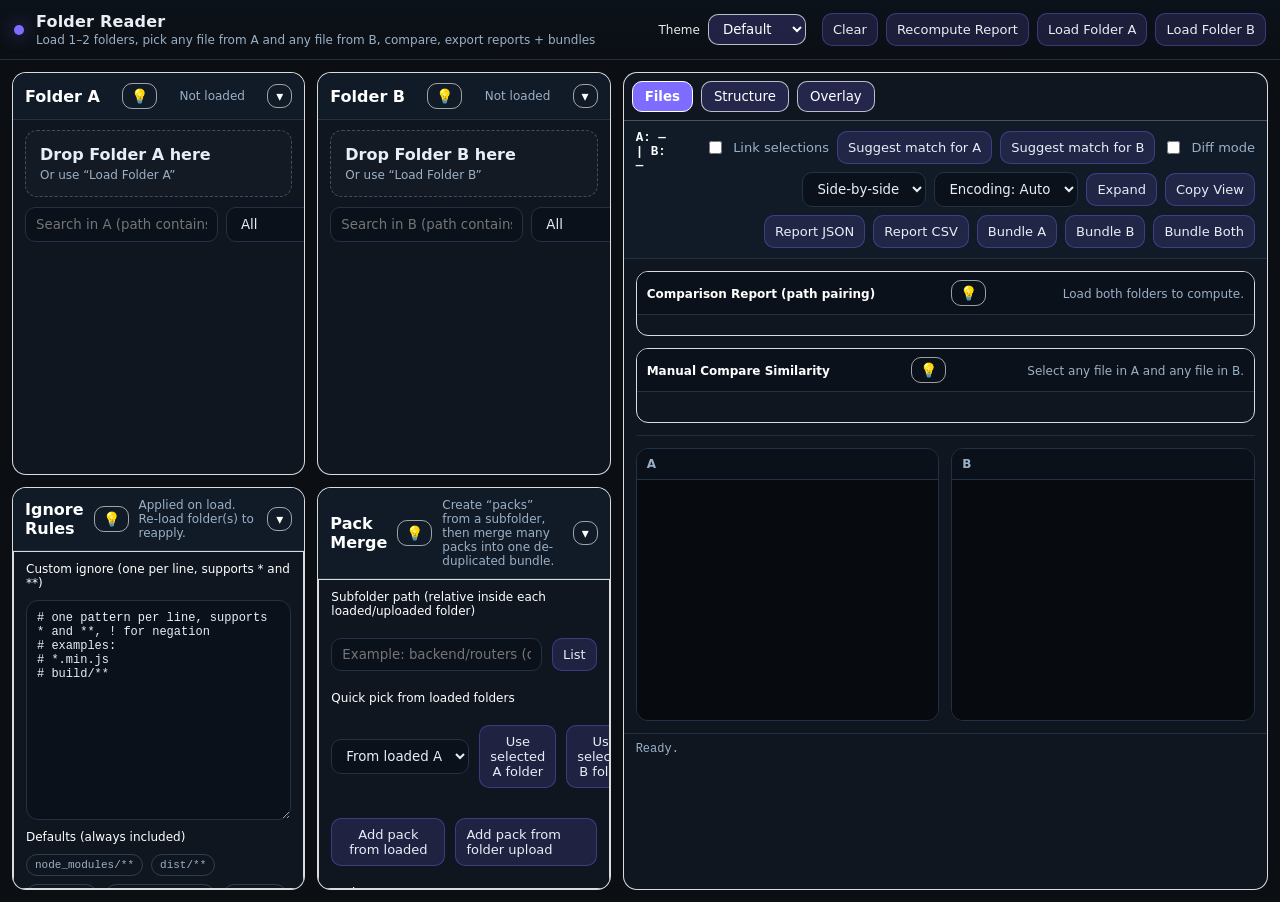
<file: demos/folder-diff/index.html>
<!DOCTYPE html>

<html lang="en">
<head>
<meta charset="utf-8"/>
<meta content="width=device-width,initial-scale=1" name="viewport"/>
<title>Folder Reader + Diff</title>
<link href="styles.css" rel="stylesheet"/>
</head>
<body>
<header class="topbar">
<div class="brand">
<div class="dot"></div>
<div>
<div class="title">Folder Reader</div>
<div class="subtitle">Load 1–2 folders, pick any file from A and any file from B, compare, export reports + bundles</div>
</div>
</div>
<div class="actions"><div class="themewrap"><label class="themelabel">Theme</label><select class="select themeSelect" id="themeSelect"><option value="default">Default</option><option value="beach">Beach</option><option value="slate">Slate</option><option value="emerald">Emerald</option><option value="sunset">Sunset</option><option value="mono">Mono</option></select></div>
<button class="btn" id="btnClear">Clear</button>
<button class="btn" id="btnRecompute">Recompute Report</button>
<label class="btn filebtn">
        Load Folder A
        <input directory="" hidden="" id="pickA" multiple="" type="file" webkitdirectory=""/>
</label>
<label class="btn filebtn">
        Load Folder B
        <input directory="" hidden="" id="pickB" multiple="" type="file" webkitdirectory=""/>
</label>
</div>
</header>
<main class="grid">
<section class="panel folderA collapsible" data-panel="folderA">
<div class="panelhead">
<div class="paneltitle">Folder A</div><button class="helpbtn" data-help="folderA" title="Help">💡</button>
<div class="panelmeta" id="metaA">Not loaded</div>
<button class="collapsebtn" title="Collapse/Expand" type="button">▾</button></div>
<div class="dropzone" id="dropA">
<div class="droptext"><div class="droprow"><div class="dropbig">Drop Folder A here</div><div class="droproot" id="rootAName"></div></div>

<div class="dropsmall">Or use “Load Folder A”</div>
</div>
</div>
<div class="toolbar">
<input class="search" id="searchA" placeholder="Search in A (path contains)..."/>
<select class="select" id="filterA">
<option value="all">All</option>
<option value="text">Text only</option>
<option value="code">Code-ish</option>
<option value="only">Only in A</option>
<option value="diff">Diff vs B (same path)</option>
<option value="same">Same vs B (same path)</option>
<option value="moved">Moved/Renamed (hash)</option>
</select>
</div>
<div class="tree" id="treeA"></div>
</section>
<section class="panel folderB collapsible" data-panel="folderB">
<div class="panelhead">
<div class="paneltitle">Folder B</div><button class="helpbtn" data-help="folderB" title="Help">💡</button>
<div class="panelmeta" id="metaB">Not loaded</div>
<button class="collapsebtn" title="Collapse/Expand" type="button">▾</button></div>
<div class="dropzone" id="dropB">
<div class="droptext"><div class="droprow"><div class="dropbig">Drop Folder B here</div><div class="droproot" id="rootBName"></div></div>

<div class="dropsmall">Or use “Load Folder B”</div>
</div>
</div>
<div class="toolbar">
<input class="search" id="searchB" placeholder="Search in B (path contains)..."/>
<select class="select" id="filterB">
<option value="all">All</option>
<option value="text">Text only</option>
<option value="code">Code-ish</option>
<option value="only">Only in B</option>
<option value="diff">Diff vs A (same path)</option>
<option value="same">Same vs A (same path)</option>
<option value="moved">Moved/Renamed (hash)</option>
</select>
</div>
<div class="tree" id="treeB"></div>
</section>
<section class="viewer diffBox">
<div class="viewertabs">
<button class="tab active" data-tab="files">Files</button>
<button class="tab" data-tab="structure">Structure</button>
<button class="tab" data-tab="overlay">Overlay</button>
</div>
<div class="viewerhead">
<div class="viewerleft">
<div class="viewertitle" id="activePath">A: —  |  B: —</div>
<div class="viewermeta" id="activeMeta"></div>
</div>
<div class="viewerright">
<label class="toggle" title="When enabled, clicking a file in one tree auto-selects the same relative path in the other side (if present), or the exact-hash moved/renamed match.">
<input id="toggleLink" type="checkbox"/>
<span>Link selections</span>
</label>
<button class="btn" id="btnSuggestA" title="Find best match in B for the currently selected A file">Suggest match for A</button>
<button class="btn" id="btnSuggestB" title="Find best match in A for the currently selected B file">Suggest match for B</button>
<label class="toggle" title="Diff mode. Manual compare still shows similarity scoring.">
<input id="toggleDiff" type="checkbox"/>
<span>Diff mode</span>
</label>
<select class="select" id="diffMode">
<option value="side">Side-by-side</option>
<option value="inline">Inline</option>
</select>
<select class="select" id="encodingMode" title="If decoding looks wrong, force a mode here (applies on next load)">
<option value="auto">Encoding: Auto</option>
<option value="utf-8">UTF-8</option>
<option value="utf-16">UTF-16 (BOM)</option>
<option value="windows-1252">Windows-1252</option>
</select>
<button class="btn" id="btnExpand">Expand</button>
<button class="btn" id="btnCopy">Copy View</button>
<div class="btnsplit">
<button class="btn" id="btnExportReportJson">Report JSON</button>
<button class="btn" id="btnExportReportCsv">Report CSV</button>
</div>
<div class="btnsplit">
<button class="btn" id="btnBundleA">Bundle A</button>
<button class="btn" id="btnBundleB">Bundle B</button>
<button class="btn" id="btnBundleBoth">Bundle Both</button>
</div>
</div>
</div>
<div class="viewerbody">
<div class="reportcard">
<div class="reporthead">
<div class="reporttitle">Comparison Report (path pairing)</div><button class="helpbtn" data-help="report" title="Help">💡</button>
<div class="reportmeta" id="reportMeta">Load both folders to compute.</div>
</div>
<div class="reportgrid" id="reportGrid"></div>
</div>
<div class="reportcard">
<div class="reporthead">
<div class="reporttitle">Manual Compare Similarity</div><button class="helpbtn" data-help="similarity" title="Help">💡</button>
<div class="reportmeta" id="similarityMeta">Select any file in A and any file in B.</div>
</div>
<div class="reportgrid" id="similarityGrid"></div>
<div class="suggestions" id="suggestions"></div>
</div>
<div class="divider"></div>
<div class="twopane" id="paneWrap">
<div class="codepane">
<div class="codehead">
<span>A</span>
<span class="codehint" id="hintA"></span>
</div>
<pre class="code" id="codeA"></pre>
</div>
<div class="codepane">
<div class="codehead">
<span>B</span>
<span class="codehint" id="hintB"></span>
</div>
<pre class="code" id="codeB"></pre>
</div>
</div>
<div class="inlinepane hidden" id="inlineWrap">
<div class="codehead">
<span>Diff</span>
<span class="codehint" id="hintInline"></span>
</div>
<pre class="code" id="codeInline"></pre>
</div>
</div>
<div class="statusbar" id="statusbar">Ready.</div>
</section>
<section class="panel ignore collapsible" data-panel="ignore">
<div class="panelhead">
<div class="paneltitle">Ignore Rules</div><button class="helpbtn" data-help="ignore" title="Help">💡</button>
<div class="panelmeta">Applied on load. Re-load folder(s) to reapply.</div>
<button class="collapsebtn" title="Collapse/Expand" type="button">▾</button></div>
<div class="ignorebox">
<div class="ignorelabel">Custom ignore (one per line, supports * and **)</div>
<textarea class="ignoreinput" id="customIgnore" spellcheck="false"></textarea>
<div class="ignorelabel">Defaults (always included)</div>
<div class="ignoredefaults" id="ignoreDefaults"></div>
<div class="ignorelabel">.gitignore (auto)</div>
<div class="ignorenote">
          If a folder contains a <span class="mono">.gitignore</span>, patterns are loaded and applied. Nested .gitignore is supported.
        </div>
</div>
</section>
<section class="panel pack collapsible" data-panel="pack">
<div class="panelhead">
<div class="paneltitle">Pack Merge</div><button class="helpbtn" data-help="pack" title="Help">💡</button>
<div class="panelmeta">Create “packs” from a subfolder, then merge many packs into one de-duplicated bundle.</div>
<button class="collapsebtn" title="Collapse/Expand" type="button">▾</button></div>
<div class="ignorebox">
<div class="ignorelabel">Subfolder path (relative inside each loaded/uploaded folder)</div>
<div class="row">
<input class="search" id="packSubfolder" placeholder="Example: backend/routers (or data, ui, etc.)"/>
<button class="btn" id="btnListSubfolders">List</button>
</div>
<div class="ignorelabel">Quick pick from loaded folders</div>
<div class="row">
<select class="select" id="packSide">
<option value="A">From loaded A</option>
<option value="B">From loaded B</option>
</select>
<button class="btn" id="btnUseSelectedA">Use selected A folder</button>
<button class="btn" id="btnUseSelectedB">Use selected B folder</button>
</div>
<div class="row">
<button class="btn" id="btnAddPackFromLoaded">Add pack from loaded</button>
<label class="btn filebtn">
            Add pack from folder upload
            <input directory="" hidden="" id="pickPackFolder" multiple="" type="file" webkitdirectory=""/>
</label>
</div>
<div class="ignorelabel">Packs</div>
<div class="packlist" id="packList"></div>
<div class="row">
<button class="btn" id="btnMergePacks">Merge packs → bundle.txt + manifest.json</button>
<button class="btn" id="btnClearPacks">Clear packs</button>
</div>
<div class="ignorenote">
          De-dupe rule: if two files have the same <span class="mono">PATH</span> and identical SHA-256 → keep one.
          If the same <span class="mono">PATH</span> has different SHA-256 across packs → keep all variants (suffix added).
        </div>
</div>
</section>
</main>
<script src="app.js"></script>
<div aria-labelledby="helpTitle" aria-modal="true" class="modal hidden" id="helpModal" role="dialog">
<div class="modalbox">
<div class="modalhead">
<div class="modaltitle" id="helpTitle">Help</div>
<button class="modalclose" id="helpClose" title="Close">✕</button>
</div>
<div class="modalbody" id="helpContent"></div>
</div>
</div>
</body>
</html>
</file>
<file: demos/folder-diff/styles.css>
/* Folder Reader + Diff (enhanced) */
:root{
  --bg:#0b0f14;
  --panel:#0f1620;
  --panel2:#111b27;
  --text:#e8eef6;
  --muted:#9bb0c6;
  --line:#223244;
  --accent:#7d6cff;
  --good:#3ddc97;
  --bad:#ff5c7a;
  --warn:#ffcc66;
  --mono: ui-monospace, SFMono-Regular, Menlo, Monaco, Consolas, "Liberation Mono", "Courier New", monospace;
  --sans: ui-sans-serif, system-ui, -apple-system, Segoe UI, Roboto, Helvetica, Arial;
}
*{ box-sizing:border-box; }
html,body{ height:100%; margin:0; background:var(--bg); color:var(--text); font-family:var(--sans); }
button,input,select,textarea{ font-family:inherit; }

.topbar{
  display:flex; justify-content:space-between; align-items:center;
  padding:12px 14px; border-bottom:1px solid var(--line);
  background:linear-gradient(180deg, #0c121a, #0b0f14);
  position:sticky; top:0; z-index:20;
}
.brand{ display:flex; gap:12px; align-items:center; }
.dot{ width:10px; height:10px; border-radius:50%; background:var(--accent); box-shadow:0 0 18px rgba(125,108,255,.6); }
.title{ font-weight:700; letter-spacing:.2px; }
.subtitle{ font-size:12px; color:var(--muted); margin-top:2px; }

.actions{ display:flex; gap:8px; align-items:center; flex-wrap:wrap; }
.btn{
  background:rgba(125,108,255,.15);
  border:1px solid rgba(125,108,255,.35);
  color:var(--text);
  padding:8px 10px;
  border-radius:10px;
  cursor:pointer;
  font-size:13px;
}
.btn:hover{ border-color:rgba(125,108,255,.7); }
.filebtn{ display:inline-flex; align-items:center; gap:8px; }

.btnsplit{ display:flex; gap:8px; align-items:center; }

.grid{
  display:grid;
  grid-template-columns: 320px 320px 1fr 340px;
  gap:12px;
  padding:12px;
  height:calc(100% - 58px);
}

.panel, .viewer{
  background:var(--panel);
  border:1px solid var(--line);
  border-radius:14px;
  overflow:hidden;
  display:flex;
  flex-direction:column;
  min-height:0;
}

.panelhead{
  padding:10px 12px;
  border-bottom:1px solid var(--line);
  background:var(--panel2);
  display:flex;
  justify-content:space-between;
  align-items:baseline;
  gap:10px;
}
.paneltitle{ font-weight:700; }
.panelmeta{ color:var(--muted); font-size:12px; }

.dropzone{
  margin:10px 12px;
  border:1px dashed rgba(155,176,198,.35);
  border-radius:12px;
  padding:14px;
  background:rgba(255,255,255,.02);
}
.dropzone.dragover{
  border-color:rgba(125,108,255,.8);
  background:rgba(125,108,255,.08);
}
.dropbig{ font-weight:700; }
.dropsmall{ color:var(--muted); font-size:12px; margin-top:4px; }

.toolbar{
  display:flex;
  gap:8px;
  padding:0 12px 10px 12px;
}
.search{
  flex:1;
  padding:8px 10px;
  border-radius:10px;
  border:1px solid var(--line);
  background:#0b111a;
  color:var(--text);
  outline:none;
}
.select{
  padding:8px 10px;
  border-radius:10px;
  border:1px solid var(--line);
  background:#0b111a;
  color:var(--text);
  outline:none;
}

.tree{
  padding:0 6px 10px 6px;
  overflow:auto;
  min-height:0;
}
.node{
  display:flex;
  gap:8px;
  align-items:center;
  padding:6px 8px;
  border-radius:10px;
  cursor:pointer;
  user-select:none;
  border:1px solid transparent;
}
.node:hover{ background:rgba(255,255,255,.03); border-color:rgba(255,255,255,.05); }
.node.active{ background:rgba(125,108,255,.12); border-color:rgba(125,108,255,.35); }
.badge{
  font-size:11px;
  color:var(--muted);
  border:1px solid rgba(155,176,198,.25);
  padding:2px 6px;
  border-radius:999px;
  white-space:nowrap;
}
.path{ font-family:var(--mono); font-size:12px; overflow:hidden; text-overflow:ellipsis; white-space:nowrap; flex:1; }
.icon{ width:16px; text-align:center; opacity:.95; }
.dim{ opacity:.6; }

.viewerhead{
  padding:10px 12px;
  border-bottom:1px solid var(--line);
  background:var(--panel2);
  display:flex;
  justify-content:space-between;
  gap:12px;
  align-items:flex-start;
}
.viewertitle{ font-family:var(--mono); font-size:12.5px; font-weight:700; }
.viewermeta{ color:var(--muted); font-size:12px; margin-top:3px; }
.viewerleft{ display:flex; flex-direction:column; min-width:0; }
.viewerright{ display:flex; gap:8px; align-items:center; flex-wrap:wrap; justify-content:flex-end; }
.toggle{ display:flex; gap:8px; align-items:center; color:var(--muted); font-size:13px; }

.viewerbody{
  padding:12px;
  overflow:auto;
  min-height:0;
}
.twopane{
  display:grid;
  grid-template-columns: 1fr 1fr;
  gap:12px;
}
.codepane{
  border:1px solid var(--line);
  border-radius:12px;
  overflow:hidden;
}
.codehead{
  padding:8px 10px;
  border-bottom:1px solid var(--line);
  background:#0b111a;
  color:var(--muted);
  font-size:12px;
  font-weight:700;
  display:flex;
  justify-content:space-between;
  gap:12px;
}
.codehint{ font-weight:500; opacity:.9; }
.code{
  margin:0;
  padding:10px;
  font-family:var(--mono);
  font-size:12px;
  line-height:1.5;
  white-space:pre;
  overflow:auto;
  background:#070b10;
  min-height:240px;
}

.hidden{ display:none; }

.statusbar{
  padding:8px 12px;
  border-top:1px solid var(--line);
  color:var(--muted);
  font-size:12px;
  font-family:var(--mono);
}

/* Diff line styling */
.line{ display:block; padding:0 4px; border-radius:6px; }
.add{ background:rgba(61,220,151,.12); outline:1px solid rgba(61,220,151,.20); }
.del{ background:rgba(255,92,122,.10); outline:1px solid rgba(255,92,122,.18); }
.chg{ background:rgba(255,204,102,.10); outline:1px solid rgba(255,204,102,.18); }

/* Report card */
.reportcard{
  border:1px solid var(--line);
  border-radius:12px;
  overflow:hidden;
  margin-bottom:12px;
}
.reporthead{
  padding:8px 10px;
  border-bottom:1px solid var(--line);
  background:#0b111a;
  display:flex;
  justify-content:space-between;
  gap:12px;
  align-items:baseline;
}
.reporttitle{ font-weight:700; font-size:12px; color:var(--text); }
.reportmeta{ font-size:12px; color:var(--muted); }
.reportgrid{
  display:grid;
  grid-template-columns: repeat(2, minmax(0,1fr));
  gap:10px;
  padding:10px;
}
.kpi{
  border:1px solid rgba(155,176,198,.18);
  border-radius:12px;
  padding:10px;
  background:rgba(255,255,255,.02);
}
.kpi .k{ font-size:11px; color:var(--muted); }
.kpi .v{ font-size:18px; font-weight:800; margin-top:4px; font-family:var(--mono); }
.kpi.good .v{ color:var(--good); }
.kpi.bad .v{ color:var(--bad); }
.kpi.warn .v{ color:var(--warn); }

.divider{
  height:1px;
  background:var(--line);
  margin:8px 0 12px 0;
  opacity:.8;
}

/* Ignore panel */
.ignorebox{ padding:10px 12px; display:flex; flex-direction:column; gap:10px; overflow:auto; min-height:0; }
.ignorelabel{ font-size:12px; color:var(--muted); }
.ignoreinput{
  width:100%;
  min-height:220px;
  border-radius:12px;
  border:1px solid var(--line);
  background:#0b111a;
  color:var(--text);
  padding:10px;
  font-family:var(--mono);
  font-size:12px;
  outline:none;
  resize:vertical;
}
.ignoredefaults{
  display:flex; gap:8px; flex-wrap:wrap;
}
.pill{
  font-size:11px;
  color:var(--muted);
  border:1px solid rgba(155,176,198,.25);
  padding:4px 8px;
  border-radius:999px;
  font-family:var(--mono);
}
.ignorenote{
  font-size:12px;
  color:var(--muted);
  line-height:1.35;
}
.mono{ font-family:var(--mono); }



/* Diff lines */
.line{display:block; white-space:pre; }
.line.add{background:rgba(61,220,151,.14); border-left:3px solid rgba(61,220,151,.6); padding-left:8px;}
.line.del{background:rgba(255,92,122,.14); border-left:3px solid rgba(255,92,122,.6); padding-left:8px;}
.line.chg{background:rgba(255,204,102,.14); border-left:3px solid rgba(255,204,102,.6); padding-left:8px;}
.line.dim{opacity:.45;}

/* Suggestions list */
.suggestions{padding:0 10px 10px 10px; display:flex; flex-direction:column; gap:8px;}
.sughead{display:flex; gap:10px; align-items:center; justify-content:space-between; color:var(--muted); font-size:12px; padding:0 2px;}
.suglist{display:flex; flex-direction:column; gap:6px;}
.sugitem{display:flex; align-items:center; gap:10px; border:1px solid rgba(155,176,198,.18); background:rgba(255,255,255,.02); border-radius:12px; padding:8px 10px;}
.sugpath{font-family:var(--mono); font-size:12px; flex:1; overflow:hidden; text-overflow:ellipsis; white-space:nowrap;}
.sugscore{font-family:var(--mono); font-size:12px; color:var(--muted); white-space:nowrap;}
.sugbtn{background:rgba(125,108,255,.15); border:1px solid rgba(125,108,255,.35); color:var(--text); padding:6px 8px; border-radius:10px; cursor:pointer; font-size:12px;}
.sugbtn:hover{border-color:rgba(125,108,255,.7);}


/* Pack Merge */
.row{ display:flex; gap:10px; align-items:center; margin:10px 0; }
.packlist{
  display:flex;
  flex-direction:column;
  gap:8px;
  margin-top:6px;
}
.packitem{
  border:1px solid rgba(155,176,198,.18);
  background:rgba(255,255,255,.02);
  border-radius:12px;
  padding:10px;
  display:flex;
  gap:10px;
  align-items:flex-start;
}
.packmeta{ flex:1; }
.packname{ font-weight:650; }
.packdesc{ color:var(--muted); font-size:12px; margin-top:2px; }
.packactions{ display:flex; flex-direction:column; gap:8px; }
.packbtn{
  background:rgba(125,108,255,.15);
  border:1px solid rgba(125,108,255,.35);
  color:var(--text);
  padding:6px 8px;
  border-radius:10px;
  cursor:pointer;
  font-size:12px;
}
.packbtn:hover{ border-color:rgba(125,108,255,.7); }

.viewertabs{ display:flex; gap:8px; padding:8px; border-bottom:1px solid var(--line); }
.viewertabs .tab{ padding:6px 10px; border-radius:10px; border:1px solid var(--line); background:transparent; cursor:pointer; }
.viewertabs .tab.active{ background:rgba(125,108,255,.15); border-color:rgba(125,108,255,.45); }
.view{ height:100%; }
.view > div{ display:none; height:100%; }
.view > div.active{ display:block; }
.struct-grid{ display:grid; grid-template-columns:1fr 1fr; gap:12px; padding:12px; }
.struct-panel{ border:1px solid var(--line); border-radius:14px; overflow:auto; }
.tree{ font-family: ui-monospace, SFMono-Regular, Menlo, Consolas, monospace; font-size:12px; padding:10px; }

/* ===== VISIBILITY / CONTRAST OVERRIDES (v7.1) ===== */
.panel, .struct-panel, .viewer, .reportcard, .ignorebox, .modalbox{
  border:1px solid rgba(255,255,255,.85) !important;
}
.paneltitle, .reporttitle, .ignorelabel, .ignorenote, .packname, .packdesc, .viewertitle, .viewermeta{
  color:#ffffff !important;
}
.tree, pre, .code, .viewer pre{ color:#e8ecff !important; }

.viewertabs{ display:flex; gap:8px; padding:8px; border-bottom:1px solid rgba(255,255,255,.25); }
.viewertabs .tab{
  padding:7px 12px;
  border-radius:10px;
  border:1px solid rgba(255,255,255,.7);
  background:rgba(125,108,255,.20);
  color:#ffffff;
  cursor:pointer;
}
.viewertabs .tab:hover{ border-color:#ffffff; }
.viewertabs .tab.active{
  background:#7d6cff;
  border-color:#ffffff;
  color:#ffffff;
  font-weight:700;
}

.helpbtn{
  background:transparent;
  border:1px solid rgba(255,255,255,.6);
  color:#ffffff;
  border-radius:10px;
  padding:4px 8px;
  cursor:pointer;
  font-size:14px;
}
.helpbtn:hover{ border-color:#ffffff; }

.modal{
  position:fixed;
  inset:0;
  background:rgba(0,0,0,.65);
  display:flex;
  align-items:center;
  justify-content:center;
  z-index:9999;
}
.modalbox{
  width:680px;
  max-width:92vw;
  max-height:80vh;
  overflow:auto;
  background:rgba(15,22,34,.98);
  border-radius:14px;
}
.modalhead{
  display:flex;
  justify-content:space-between;
  align-items:center;
  padding:10px 12px;
  border-bottom:1px solid rgba(255,255,255,.25);
}
.modaltitle{ font-weight:800; }
.modalclose{
  background:transparent;
  border:1px solid rgba(255,255,255,.6);
  color:#ffffff;
  border-radius:10px;
  padding:4px 8px;
  cursor:pointer;
}
.modalbody{
  padding:14px;
  color:#e8ecff;
  font-size:13px;
  line-height:1.45;
}
.hidden{ display:none !important; }

.structWrap{ margin:12px 0; border:1px solid rgba(255,255,255,.35); border-radius:14px; overflow:hidden; }
.struct-grid{ display:grid; grid-template-columns:1fr 1fr; gap:12px; padding:12px; }
.struct-panel{ border-radius:14px; overflow:auto; }
.tree{ font-family: ui-monospace, SFMono-Regular, Menlo, Consolas, monospace; font-size:12px; padding:10px; }

/* ===== LAYOUT_V7_2: Left stack + full-height diff box ===== */
main.grid{
  display:grid;
  grid-template-columns: 440px 1fr;
  grid-template-rows: 1fr 1fr auto auto;
  gap:12px;
  padding:12px;
  height:calc(100% - 58px);
}

section.panel.folderA{ grid-column:1; grid-row:1; }
section.panel.folderB{ grid-column:1; grid-row:2; }
section.panel.ignore{ grid-column:1; grid-row:3; }
section.panel.pack{ grid-column:1; grid-row:4; }

section.viewer.diffBox{
  grid-column:2;
  grid-row:1 / 5;
  min-height: 0;
}

/* Make left panels fill their grid cells nicely */
section.panel.folderA, section.panel.folderB, section.panel.ignore, section.panel.pack{
  min-height:0;
}

/* Collapsible behavior */
section.panel.collapsible{ position:relative; }
section.panel.collapsible .panelhead{
  display:flex;
  align-items:center;
  justify-content:space-between;
  gap:10px;
}
.collapsebtn{
  background:transparent;
  border:1px solid rgba(255,255,255,.6);
  color:#ffffff;
  border-radius:10px;
  padding:4px 8px;
  cursor:pointer;
  font-size:14px;
  line-height:1;
}
.collapsebtn:hover{ border-color:#ffffff; }

section.panel.collapsible.collapsed{
  height:44px !important;
  overflow:hidden;
}
section.panel.collapsible.collapsed > :not(.panelhead){
  display:none !important;
}
section.panel.collapsible.collapsed .collapsebtn{ transform: rotate(-90deg); }

/* Give Folder A/B more usable list height */
section.panel.folderA .filelist,
section.panel.folderB .filelist{
  max-height:none !important;
}

/* ===== LAYOUT_V7_3: 2x2 left grid + full-height diff on right ===== */
main.grid{
  display:grid !important;
  grid-template-columns: 1fr 1fr 2.2fr !important;
  grid-template-rows: 1fr 1fr !important;
  gap:12px !important;
  padding:12px !important;
  height:calc(100% - 58px) !important;
  min-height:0 !important;
}

/* Left 2x2 */
section.panel.folderA{ grid-column:1; grid-row:1; }
section.panel.folderB{ grid-column:2; grid-row:1; }
section.panel.ignore{ grid-column:1; grid-row:2; }
section.panel.pack{ grid-column:2; grid-row:2; }

/* Right viewer spans both rows */
section.viewer.diffBox{
  grid-column:3;
  grid-row:1 / 3;
  min-height:0;
}

/* Make panels fill and scroll */
section.panel.folderA, section.panel.folderB, section.panel.ignore, section.panel.pack,
section.viewer.diffBox{
  min-height:0;
}

section.panel.collapsible.collapsed{
  height:44px !important;
  overflow:hidden;
}
section.panel.collapsible.collapsed > :not(.panelhead){
  display:none !important;
}

/* When bottom panels are collapsed, give top panels more room by reducing bottom row height */
main.grid.bottom-collapsed{
  grid-template-rows: 1.6fr .4fr !important;
}

/* ===== THEMES_V7_4 ===== */
.themewrap{ display:flex; align-items:center; gap:8px; margin-right:8px; }
.themelabel{ font-size:12px; opacity:.9; color:#ffffff; }
.themeSelect{ padding:6px 10px; border-radius:10px; background:rgba(125,108,255,.20); border:1px solid rgba(255,255,255,.7); color:#ffffff; }

/* Drop row with root name */
.droprow{ display:flex; align-items:center; justify-content:space-between; gap:10px; width:100%; }
.droproot{ font-size:12px; color:#e8ecff; opacity:.9; max-width:48%; overflow:hidden; text-overflow:ellipsis; white-space:nowrap; }

/* Theme variable overrides (apply to body[data-theme]) */
body[data-theme="default"]{}
body[data-theme="beach"]{
  --bg:#07131a;
  --panel:#0b2330;
  --panel2:#0e2b3b;
  --line:rgba(235,246,255,.35);
  --text:#f3fbff;
  --muted:#cfe9f5;
  --accent:#41c3d6;      /* ocean */
  --good:#5fe0b6;
  --bad:#ff7a8a;
  --warn:#ffd36b;
}
body[data-theme="slate"]{
  --bg:#0a0d12;
  --panel:#121824;
  --panel2:#151e2c;
  --line:rgba(255,255,255,.22);
  --text:#eef3ff;
  --muted:#c7d1e6;
  --accent:#8aa4ff;
  --good:#5fe0b6;
  --bad:#ff5c7a;
  --warn:#ffcc66;
}
body[data-theme="emerald"]{
  --bg:#06110c;
  --panel:#0b1f14;
  --panel2:#0e261a;
  --line:rgba(236,255,245,.28);
  --text:#f2fff9;
  --muted:#cfeedd;
  --accent:#39d98a;
  --good:#39d98a;
  --bad:#ff6b8a;
  --warn:#ffd36b;
}
body[data-theme="sunset"]{
  --bg:#12060c;
  --panel:#23101a;
  --panel2:#2a1220;
  --line:rgba(255,240,246,.22);
  --text:#fff5fa;
  --muted:#ffd2e6;
  --accent:#ff7a59;
  --good:#5fe0b6;
  --bad:#ff5c7a;
  --warn:#ffd36b;
}
body[data-theme="mono"]{
  --bg:#0b0b0b;
  --panel:#141414;
  --panel2:#181818;
  --line:rgba(255,255,255,.25);
  --text:#ffffff;
  --muted:#d7d7d7;
  --accent:#ffffff;
  --good:#a7ff83;
  --bad:#ff6b6b;
  --warn:#ffe66d;
}

/* Use variables for general text */
body{ background:var(--bg); color:var(--text); }
</file>
